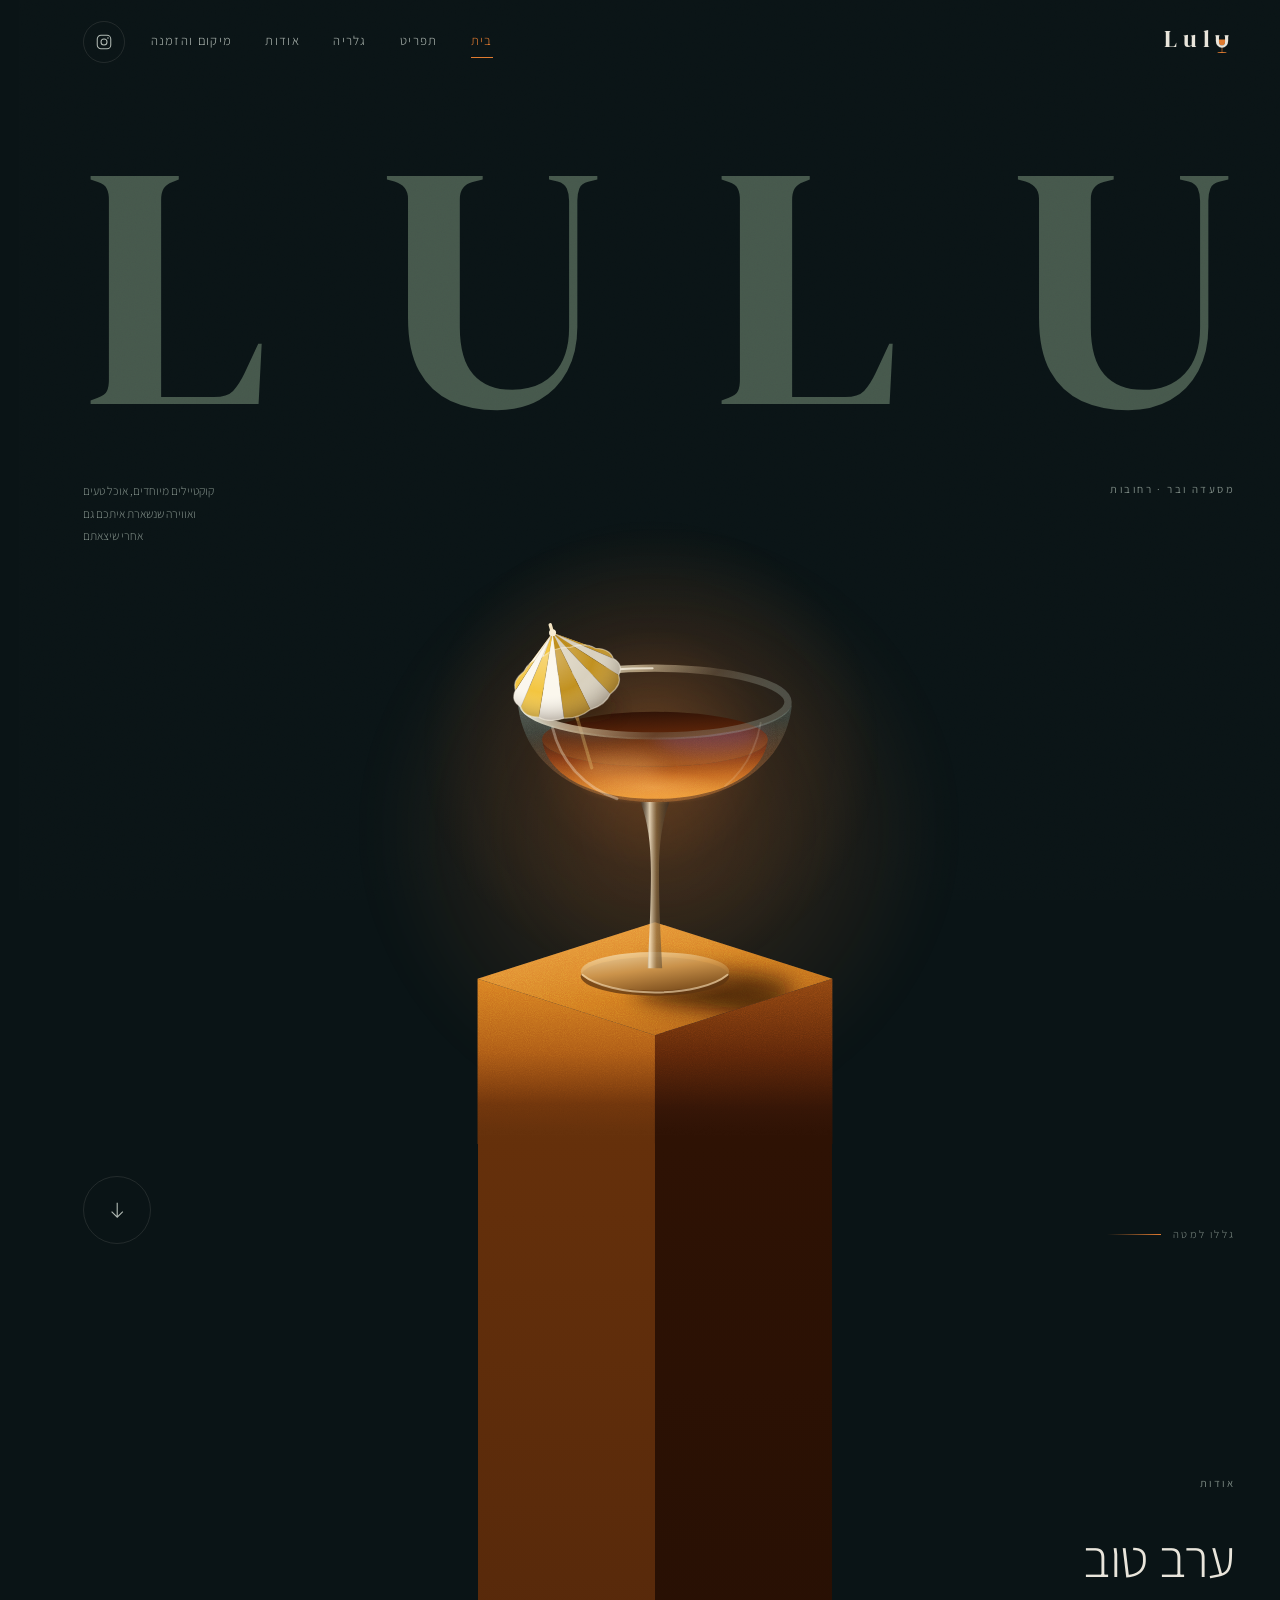
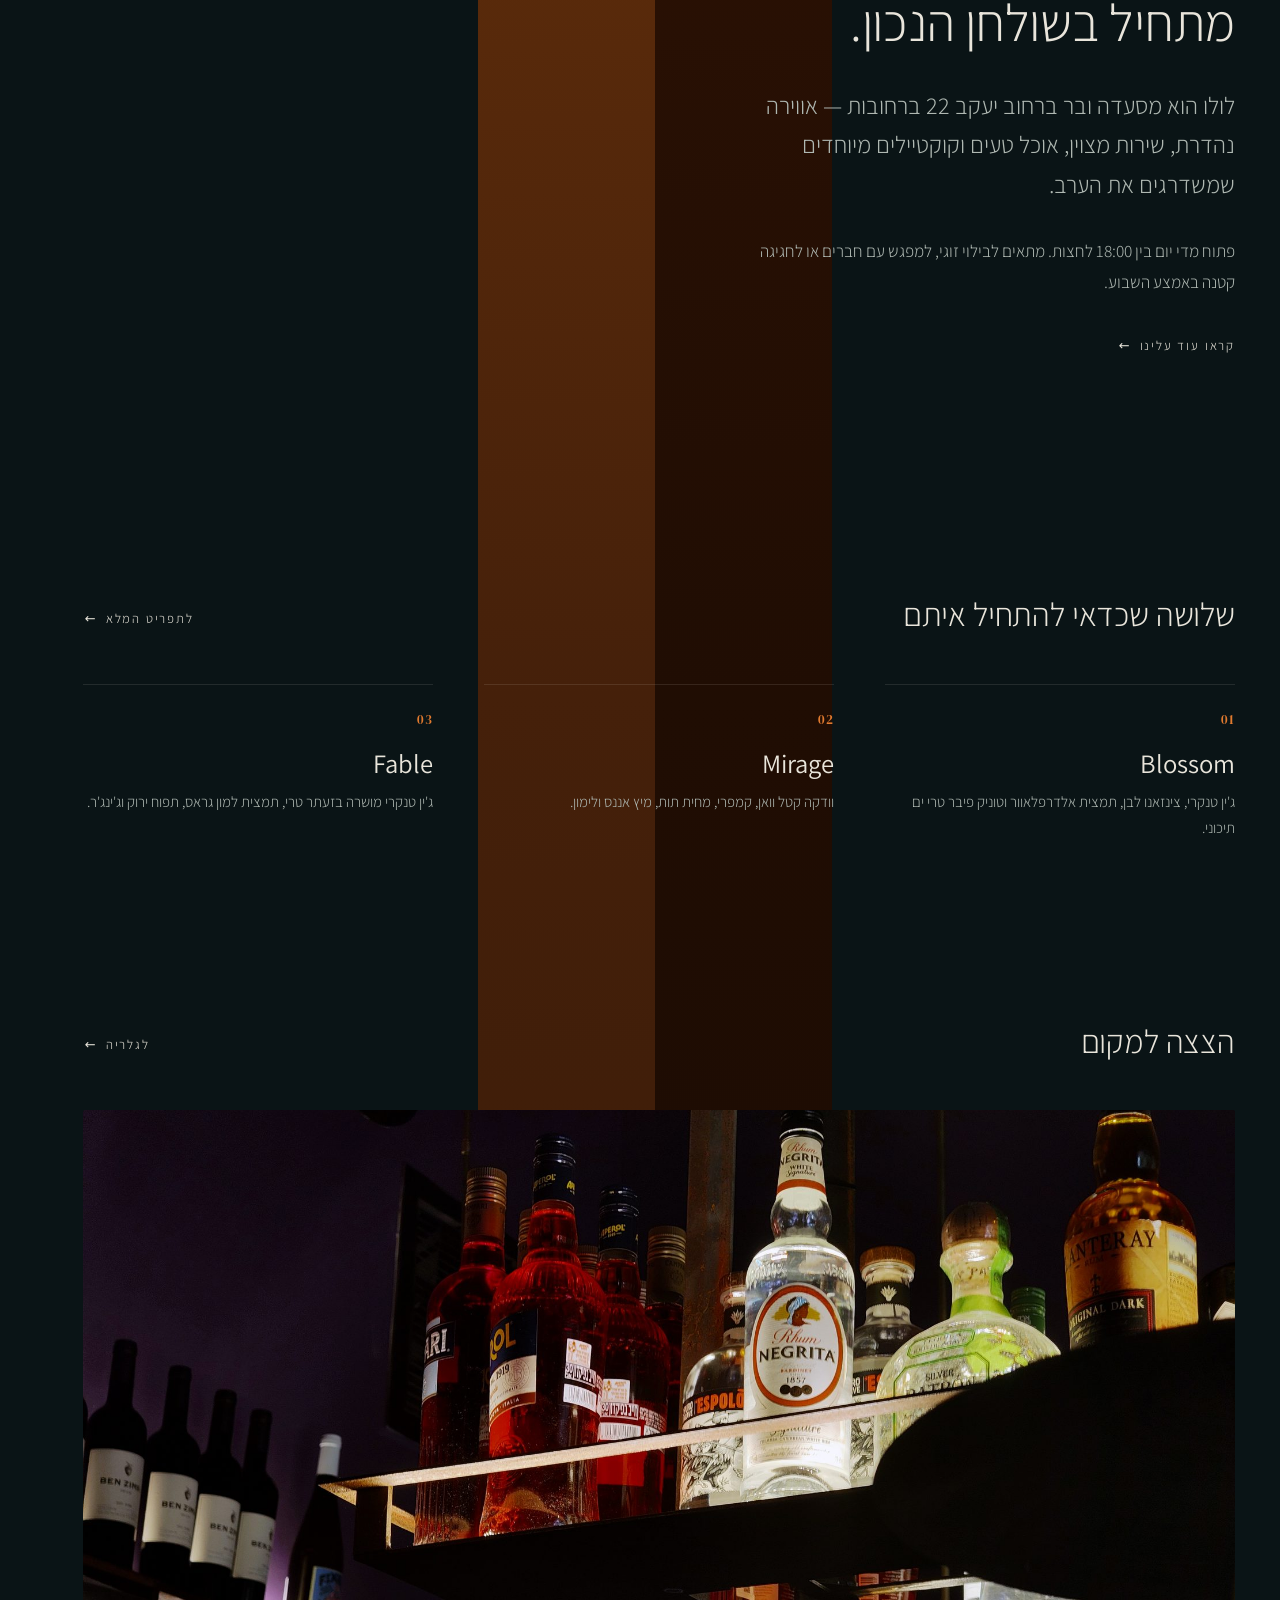
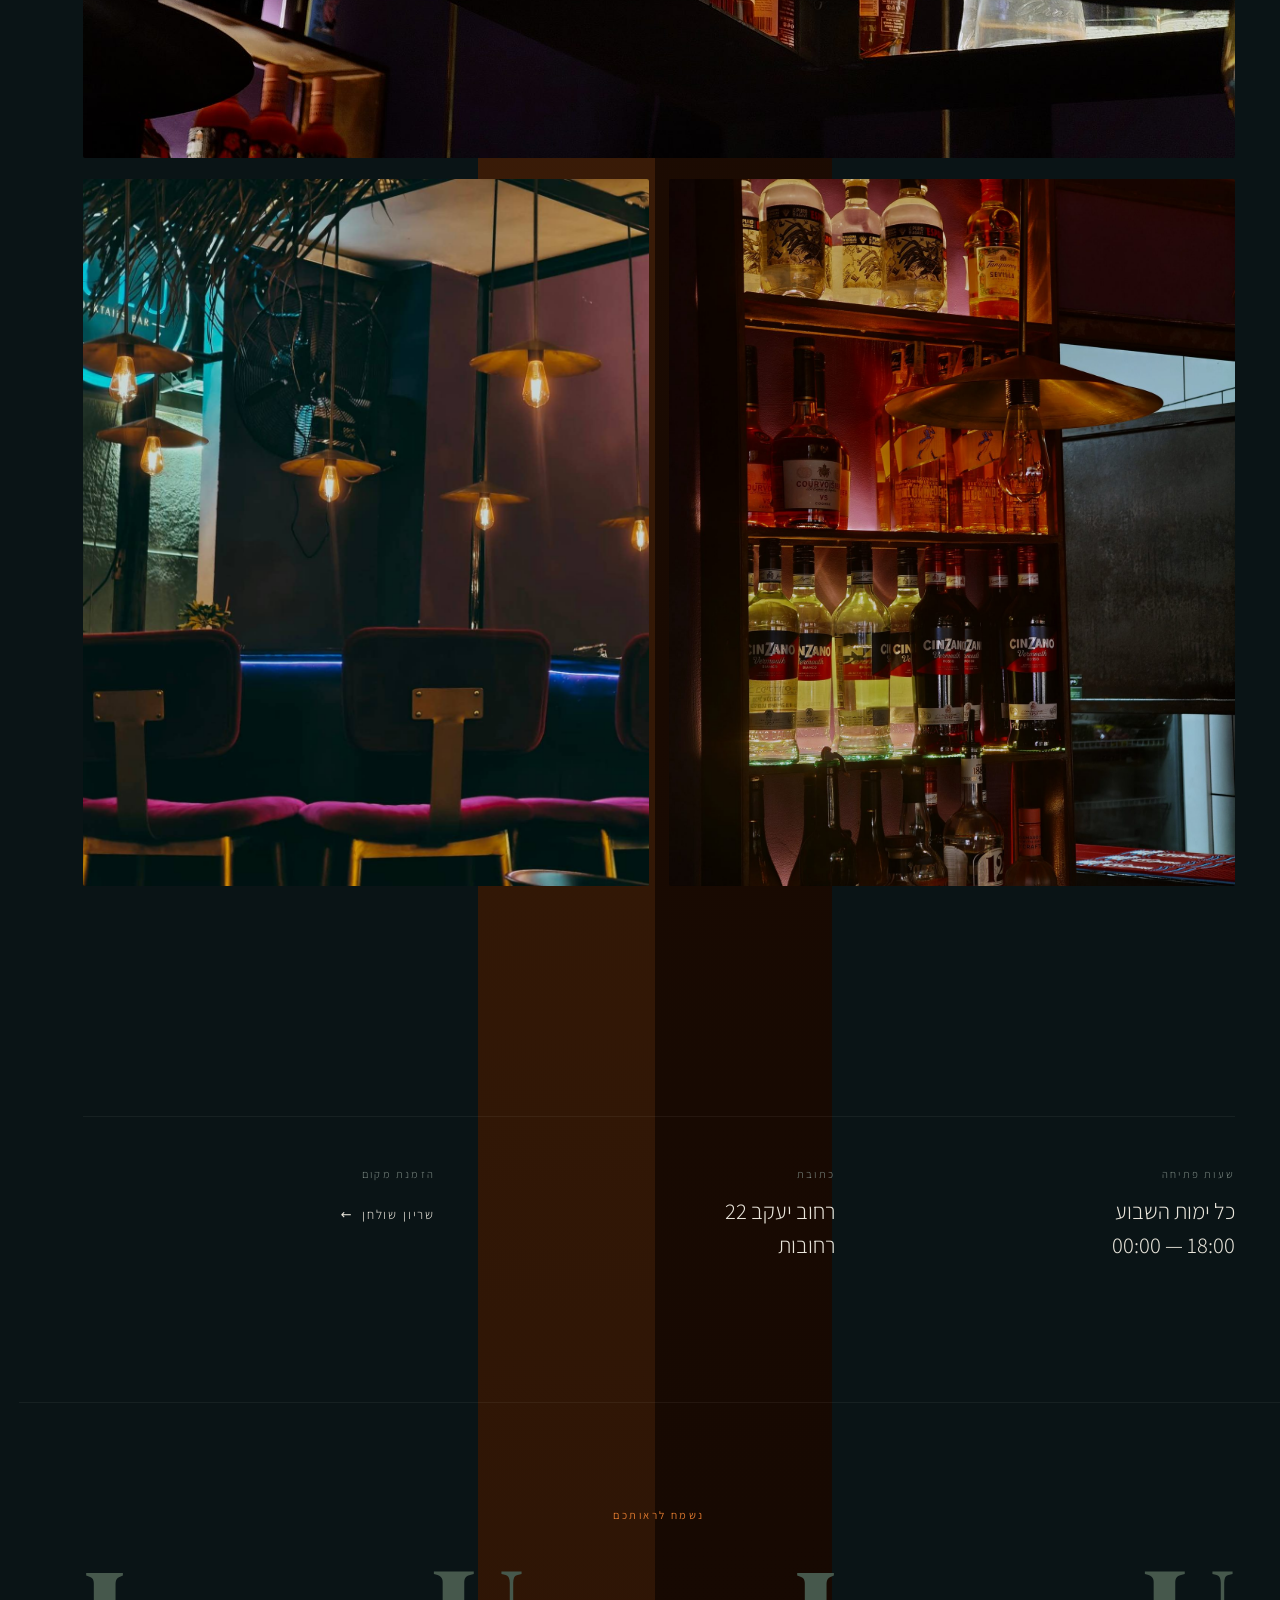
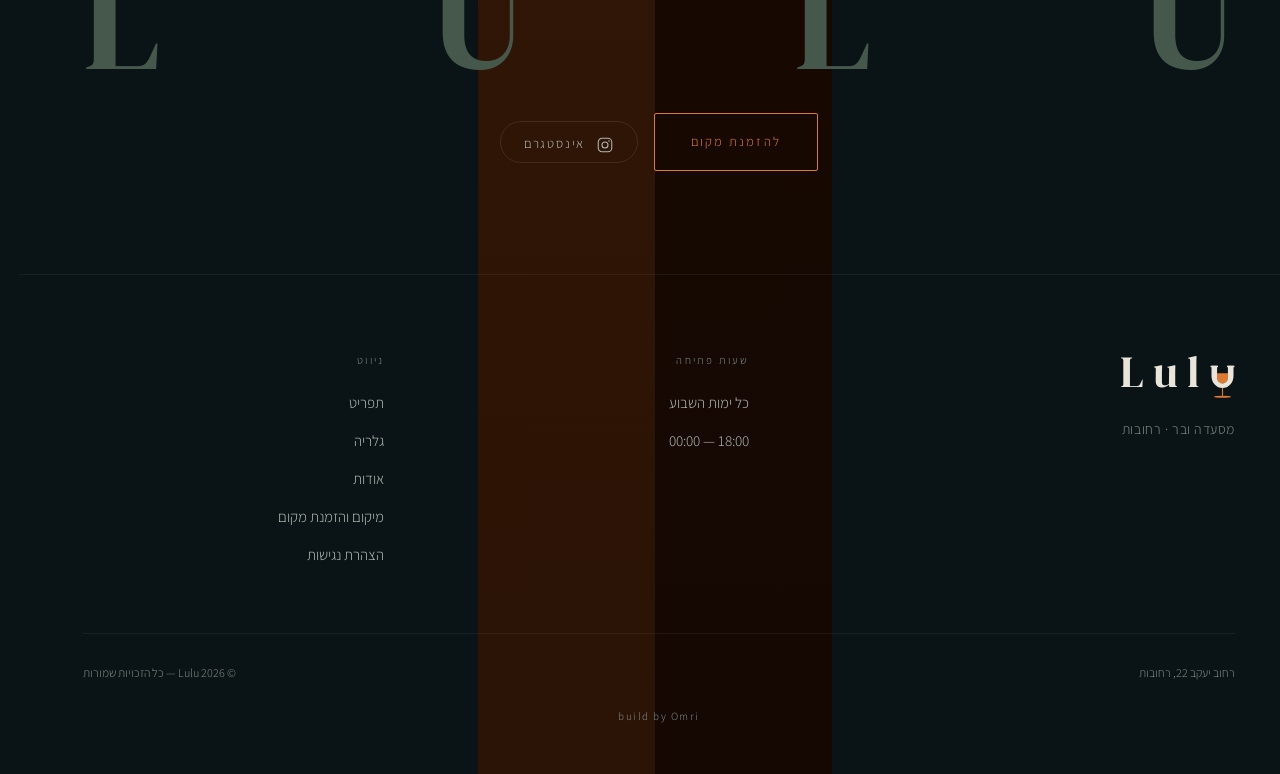
<file: index.html>
<!DOCTYPE html>
<html lang="he" dir="rtl">
<head>
<meta charset="UTF-8">
<meta name="viewport" content="width=device-width, initial-scale=1, viewport-fit=cover">
<title>Lulu — מסעדה ובר ברחובות</title>
<meta name="description" content="Lulu — מסעדה ובר ברחוב יעקב 22 ברחובות. קוקטיילים מיוחדים, אוכל טעים ואווירה נהדרת. פתוח כל יום בין 18:00 לחצות.">
<meta name="theme-color" content="#0a1416">
<meta name="color-scheme" content="dark">
<meta property="og:type" content="website">
<meta property="og:site_name" content="Lulu">
<meta property="og:locale" content="he_IL">
<meta property="og:title" content="Lulu — מסעדה ובר ברחובות">
<meta property="og:description" content="Lulu — מסעדה ובר ברחוב יעקב 22 ברחובות. קוקטיילים מיוחדים, אוכל טעים ואווירה נהדרת. פתוח כל יום בין 18:00 לחצות.">
<meta name="twitter:card" content="summary">

<link rel="preload" href="assets/fonts/DMSerifDisplay-Regular.woff2" as="font" type="font/woff2" crossorigin>
<link rel="preconnect" href="https://fonts.googleapis.com">
<link rel="preconnect" href="https://fonts.gstatic.com" crossorigin>
<link href="https://fonts.googleapis.com/css2?family=Assistant:wght@200;300;400;500;600&display=swap" rel="stylesheet">
<link rel="icon" href="assets/favicon.svg" type="image/svg+xml">
<link rel="stylesheet" href="assets/css/style.css">

<script>
  /* Enable reveal animations only if the site's JS actually runs.
     If main.js never confirms, drop the flag so nothing stays hidden. */
  (function () {
    var d = document.documentElement;
    if (window.matchMedia && window.matchMedia("(prefers-reduced-motion: reduce)").matches) return;
    d.classList.add("js");
    setTimeout(function () { if (!window.__luluReady) d.classList.remove("js"); }, 3000);
  })();
</script>
<script type="application/ld+json">
{
  "@context": "https://schema.org",
  "@type": "BarOrPub",
  "name": "Lulu",
  "description": "בר קוקטיילים אינטימי וקסום בלב רחובות, עם אווירה ביתית, חמימה ומיוחדת.",
  "servesCuisine": [
    "קוקטיילים",
    "אוכל"
  ],
  "address": {
    "@type": "PostalAddress",
    "streetAddress": "יעקב 22",
    "addressLocality": "רחובות",
    "addressCountry": "IL"
  },
  "openingHoursSpecification": [
    {
      "@type": "OpeningHoursSpecification",
      "dayOfWeek": [
        "Sunday",
        "Monday",
        "Tuesday",
        "Wednesday",
        "Thursday",
        "Friday",
        "Saturday"
      ],
      "opens": "18:00",
      "closes": "00:00"
    }
  ],
  "sameAs": [
    "https://www.instagram.com/lulu.cocktail.bar/"
  ]
}
</script>
</head>
<body>

<a class="skip-link" href="#main">דילוג לתוכן המרכזי</a>

<header class="nav" data-nav>
  <div class="nav__inner">
    <a class="brand" href="index.html">Lul<img class="brand__u" src="assets/brand-u.svg" alt="u" width="134" height="200"></a>

    <div class="nav__right">
      <nav class="nav__links" aria-label="ניווט ראשי">
        <a class="nav__link" href="index.html" aria-current="page">בית</a>
        <a class="nav__link" href="menu.html">תפריט</a>
        <a class="nav__link" href="gallery.html">גלריה</a>
        <a class="nav__link" href="about.html">אודות</a>
        <a class="nav__link" href="location.html">מיקום והזמנה</a>
      </nav>

      <!-- Instagram — deliberately inert until the account link is supplied -->
      <a class="ig-btn" href="https://www.instagram.com/lulu.cocktail.bar/" target="_blank" rel="noopener noreferrer" aria-label="אינסטגרם">
        <svg viewBox="0 0 24 24" fill="none" stroke="currentColor" stroke-width="1.4" aria-hidden="true">
          <rect x="3" y="3" width="18" height="18" rx="5"/>
          <circle cx="12" cy="12" r="4"/>
          <circle cx="17.3" cy="6.7" r="1.1" fill="currentColor" stroke="none"/>
        </svg>
      </a>

      <button class="nav__toggle" type="button" data-nav-toggle aria-label="פתיחת תפריט" aria-expanded="false">
        <span></span>
      </button>
    </div>
  </div>
</header>

<div class="mobile-menu" data-mobile-menu aria-hidden="true">
  <a href="index.html" aria-current="page">בית</a>
  <a href="menu.html">תפריט</a>
  <a href="gallery.html">גלריה</a>
  <a href="about.html">אודות</a>
  <a href="location.html">מיקום והזמנת מקום</a>
  <a class="ig-btn ig-btn--wide" href="https://www.instagram.com/lulu.cocktail.bar/" target="_blank" rel="noopener noreferrer">
    <svg viewBox="0 0 24 24" fill="none" stroke="currentColor" stroke-width="1.4" aria-hidden="true">
      <rect x="3" y="3" width="18" height="18" rx="5"/>
      <circle cx="12" cy="12" r="4"/>
      <circle cx="17.3" cy="6.7" r="1.1" fill="currentColor" stroke="none"/>
    </svg>
    אינסטגרם
  </a>
</div>

<!-- the block, carried on down the page behind the content -->
<div class="plinth" data-plinth aria-hidden="true"><span></span><span></span></div>

<main id="main">

  <!-- ============ hero ============ -->
  <section class="hero">
    <div class="wrap">
      <h1 class="visually-hidden">Lulu — מסעדה ובר ברחוב יעקב 22, רחובות</h1>

      <div class="wordmark" aria-hidden="true">
        <span>L</span><span>U</span><span>L</span><span>U</span>
      </div>

      <div class="hero__meta">
        <p class="eyebrow reveal reveal-d1">מסעדה ובר · רחובות</p>
        <span></span>
        <p class="hero__note reveal reveal-d2">
          קוקטיילים מיוחדים, אוכל טעים ואווירה שנשארת איתכם גם אחרי שיצאתם
        </p>
      </div>
    </div>

    <div class="wrap hero__stage">
      <div class="hero__glow" aria-hidden="true"></div>

      <!-- The coupe. Hand-drawn SVG: the reference is flat vector gradients,
           so this matches it far better than a lit 3D mesh — and it costs a
           few KB with no WebGL, no library and no per-frame render pass. -->
      <div class="hero__art reveal reveal-d2" aria-hidden="true">
        <div class="hero__art-lean" data-art>
          <svg viewBox="0 0 620 780" xmlns="http://www.w3.org/2000/svg" focusable="false">
            <defs>
              <radialGradient id="lu-glow" cx="50%" cy="50%" r="50%">
                <stop offset="0%" stop-color="#e07a2f" stop-opacity="0.34"/>
                <stop offset="52%" stop-color="#c25f22" stop-opacity="0.09"/>
                <stop offset="100%" stop-color="#e07a2f" stop-opacity="0"/>
              </radialGradient>
              <radialGradient id="lu-hot" cx="50%" cy="50%" r="50%">
                <stop offset="0%" stop-color="#ffb055" stop-opacity="0.75"/>
                <stop offset="100%" stop-color="#ff9a3c" stop-opacity="0"/>
              </radialGradient>

              <linearGradient id="lu-cube-top" x1="0.1" y1="0" x2="0.9" y2="1">
                <stop offset="0%" stop-color="#f0a044"/>
                <stop offset="55%" stop-color="#d1781f"/>
                <stop offset="100%" stop-color="#a85a17"/>
              </linearGradient>
              <!-- The tail of both faces flattens out, so the gradient arrives
                   at the join at roughly the same rate the CSS column leaves it.
                   A step in the rate of change creases the seam even when the
                   colours either side of it match exactly. -->
              <linearGradient id="lu-cube-left" x1="0" y1="0" x2="0" y2="1">
                <stop offset="0%" stop-color="#d97d22"/>
                <stop offset="44%" stop-color="#ac5a16"/>
                <stop offset="76%" stop-color="#6f350c"/>
                <stop offset="92%" stop-color="#66310b"/>
                <stop offset="100%" stop-color="#65300b"/>
              </linearGradient>
              <linearGradient id="lu-cube-right" x1="0" y1="0" x2="0" y2="1">
                <stop offset="0%" stop-color="#8a4411"/>
                <stop offset="46%" stop-color="#5c2609"/>
                <stop offset="78%" stop-color="#351506"/>
                <stop offset="92%" stop-color="#2f1204"/>
                <stop offset="100%" stop-color="#2e1204"/>
              </linearGradient>

              <!-- glass body: olive-dark where it meets the night, warm below -->
              <linearGradient id="lu-bowl-back" x1="0" y1="0" x2="0.15" y2="1">
                <stop offset="0%" stop-color="#39463c" stop-opacity="0.62"/>
                <stop offset="30%" stop-color="#2c3730" stop-opacity="0.55"/>
                <stop offset="62%" stop-color="#5c3316" stop-opacity="0.55"/>
                <stop offset="100%" stop-color="#8a4715" stop-opacity="0.6"/>
              </linearGradient>
              <linearGradient id="lu-bowl-front" x1="0" y1="0" x2="0.25" y2="1">
                <stop offset="0%" stop-color="#dcece7" stop-opacity="0.20"/>
                <stop offset="40%" stop-color="#a8c6c2" stop-opacity="0.07"/>
                <stop offset="100%" stop-color="#ffca86" stop-opacity="0.10"/>
              </linearGradient>

              <linearGradient id="lu-liquid" x1="0" y1="0" x2="0.1" y2="1">
                <stop offset="0%" stop-color="#3b1505"/>
                <stop offset="32%" stop-color="#7d2d08"/>
                <stop offset="68%" stop-color="#c25f16"/>
                <stop offset="100%" stop-color="#e8912e"/>
              </linearGradient>
              <linearGradient id="lu-surface" x1="0" y1="0" x2="0.15" y2="1">
                <stop offset="0%" stop-color="#281006"/>
                <stop offset="48%" stop-color="#5c2408"/>
                <stop offset="100%" stop-color="#9c4a14"/>
              </linearGradient>

              <linearGradient id="lu-rimband" x1="0" y1="0" x2="1" y2="0.25">
                <stop offset="0%" stop-color="#93a89c" stop-opacity="0.45"/>
                <stop offset="17%" stop-color="#eef3e6" stop-opacity="0.95"/>
                <stop offset="42%" stop-color="#d6c09a" stop-opacity="0.72"/>
                <stop offset="70%" stop-color="#6d5c48" stop-opacity="0.5"/>
                <stop offset="100%" stop-color="#a2b0a4" stop-opacity="0.32"/>
              </linearGradient>

              <linearGradient id="lu-stem" x1="0" y1="0" x2="1" y2="0">
                <stop offset="0%" stop-color="#33302a" stop-opacity="0.5"/>
                <stop offset="32%" stop-color="#f2e2c4" stop-opacity="0.88"/>
                <stop offset="56%" stop-color="#8a6a40" stop-opacity="0.72"/>
                <stop offset="100%" stop-color="#2e2b26" stop-opacity="0.5"/>
              </linearGradient>
              <linearGradient id="lu-foot" x1="0.1" y1="0" x2="0.6" y2="1">
                <stop offset="0%" stop-color="#f6dcac" stop-opacity="0.92"/>
                <stop offset="50%" stop-color="#d9a054" stop-opacity="0.85"/>
                <stop offset="100%" stop-color="#8a5a24" stop-opacity="0.8"/>
              </linearGradient>
              <!-- canopy form shading, lit from the upper left like the rest
                   of the scene -->
              <radialGradient id="lu-para-shade" cx="32%" cy="26%" r="82%">
                <stop offset="0%" stop-color="#fff6e4" stop-opacity="0.34"/>
                <stop offset="52%" stop-color="#ffffff" stop-opacity="0"/>
                <stop offset="100%" stop-color="#2a1706" stop-opacity="0.46"/>
              </radialGradient>
              <linearGradient id="lu-para-stick" x1="0" y1="0" x2="0.6" y2="1">
                <stop offset="0%" stop-color="#f6e7c4"/>
                <stop offset="55%" stop-color="#c9a469"/>
                <stop offset="100%" stop-color="#7d5220"/>
              </linearGradient>

              <filter id="lu-soft" x="-70%" y="-70%" width="240%" height="240%">
                <feGaussianBlur stdDeviation="18"/>
              </filter>
              <filter id="lu-shadow" x="-70%" y="-70%" width="240%" height="240%">
                <feGaussianBlur stdDeviation="13"/>
              </filter>
              <filter id="lu-sheen" x="-70%" y="-70%" width="240%" height="240%">
                <feGaussianBlur stdDeviation="11"/>
              </filter>
              <filter id="lu-grain" x="0" y="0" width="100%" height="100%">
                <feTurbulence type="fractalNoise" baseFrequency="0.85" numOctaves="4" stitchTiles="stitch"/>
                <feColorMatrix type="saturate" values="0"/>
              </filter>

              <!-- The grain lightens the block (overlay blend). The CSS column
                   below the artwork cannot reproduce it, so it fades out before
                   the join, leaving the two to meet on flat gradient alone. -->
              <linearGradient id="lu-grain-fade" x1="0" y1="645" x2="0" y2="772"
                              gradientUnits="userSpaceOnUse">
                <stop offset="0%" stop-color="#fff"/>
                <stop offset="100%" stop-color="#000"/>
              </linearGradient>
              <mask id="lu-grain-mask">
                <rect x="70" y="495" width="470" height="295" fill="url(#lu-grain-fade)"/>
              </mask>

              <clipPath id="lu-cube-clip">
                <path d="M305,505 L525,575 L305,645 L85,575 Z
                         M85,575 L305,645 L305,780 L85,780 Z
                         M305,645 L525,575 L525,780 L305,780 Z"/>
              </clipPath>
              <clipPath id="lu-top-clip">
                <path d="M305,505 L525,575 L305,645 L85,575 Z"/>
              </clipPath>
              <clipPath id="lu-bowl-clip">
                <path d="M135,232 C140,306 208,356 305,356 C402,356 470,306 475,232
                         A170,44 0 0,1 135,232 Z"/>
              </clipPath>
            </defs>

            <!-- night glow behind the drink -->
            <circle cx="300" cy="290" r="285" fill="url(#lu-glow)"/>

            <!-- plinth -->
            <path d="M305,505 L525,575 L305,645 L85,575 Z" fill="url(#lu-cube-top)"/>
            <path d="M85,575 L305,645 L305,780 L85,780 Z" fill="url(#lu-cube-left)"/>
            <path d="M305,645 L525,575 L525,780 L305,780 Z" fill="url(#lu-cube-right)"/>
            <g clip-path="url(#lu-cube-clip)" mask="url(#lu-grain-mask)"
               style="mix-blend-mode:overlay" opacity="0.4">
              <rect x="70" y="495" width="470" height="295" filter="url(#lu-grain)"/>
            </g>

            <!-- the glass throws a long shadow across the lit top face -->
            <g clip-path="url(#lu-top-clip)" opacity="0.72">
              <path d="M298,556 L474,596 L452,626 L290,584 Z" fill="#250e03" filter="url(#lu-shadow)"/>
              <ellipse cx="378" cy="588" rx="96" ry="23" fill="#280f03" opacity="0.8" filter="url(#lu-shadow)"/>
            </g>

            <!-- warm pool the drink casts onto the block -->
            <ellipse cx="305" cy="570" rx="120" ry="34" fill="url(#lu-hot)" opacity="0.5"/>

            <!-- foot -->
            <ellipse cx="305" cy="572" rx="92" ry="24" fill="#5d3410" opacity="0.75"/>
            <ellipse cx="305" cy="566" rx="92" ry="24" fill="url(#lu-foot)"/>
            <path d="M215,570 C232,584 266,592 305,592 C344,592 378,584 395,570"
                  fill="none" stroke="#ffe7bc" stroke-opacity="0.6" stroke-width="2.4" stroke-linecap="round"/>

            <!-- stem, flaring into the bowl -->
            <path d="M287,356 C296,380 300,406 300,444 C300,494 297,538 296,562
                     L314,562 C313,538 310,494 310,444 C310,406 314,380 323,356 Z"
                  fill="url(#lu-stem)"/>

            <!-- glass body behind the drink -->
            <path d="M135,232 C140,306 208,356 305,356 C402,356 470,306 475,232
                     A170,44 0 0,1 135,232 Z" fill="url(#lu-bowl-back)"/>

            <!-- the drink, sitting well below the rim -->
            <path d="M165,278 C170,322 224,352 305,352 C386,352 440,322 445,278
                     A140,34 0 0,1 165,278 Z" fill="url(#lu-liquid)"/>
            <ellipse cx="305" cy="278" rx="140" ry="34" fill="url(#lu-surface)"/>
            <ellipse cx="303" cy="338" rx="92" ry="21" fill="url(#lu-hot)" opacity="0.6"/>

            <!-- The parasol's stick where it is INSIDE the glass. It has to be
                 drawn here, before the front wall and the rim, so both wash
                 over it — drawn with the canopy it sits on top of the glass
                 and the whole parasol reads as a sticker on the artwork. -->
          <g id="lu-parasol-stick">
            <path d="M207.2,246.6 L209.1,253.3" stroke="url(#lu-para-stick)" stroke-width="4.2"
                  stroke-linecap="round" fill="none" opacity="0.92"/>
            <!-- past the surface it is seen through the drink: dimmer, warmer -->
            <path d="M209.1,253.3 L226.6,313.4" stroke="#d9ae62" stroke-width="4"
                  stroke-linecap="round" fill="none" opacity="0.4"/>
          </g>

            <!-- iridescence: the reference has real colour in the glass -->
            <g clip-path="url(#lu-bowl-clip)">
              <ellipse cx="372" cy="272" rx="66" ry="22" fill="#7c4a8c" opacity="0.34" filter="url(#lu-sheen)"/>
              <ellipse cx="228" cy="252" rx="58" ry="19" fill="#3f7276" opacity="0.30" filter="url(#lu-sheen)"/>
              <ellipse cx="262" cy="316" rx="52" ry="16" fill="#ffb765" opacity="0.28" filter="url(#lu-sheen)"/>
            </g>

            <!-- glass in front of the drink -->
            <path d="M135,232 C140,306 208,356 305,356 C402,356 470,306 475,232
                     A170,44 0 0,1 135,232 Z" fill="url(#lu-bowl-front)"/>

            <!-- the rim: a thick band of glass, lit from the left -->
            <ellipse cx="305" cy="232" rx="165" ry="42" fill="none"
                     stroke="url(#lu-rimband)" stroke-width="9"/>
            <path d="M152,214 C176,198 236,190 302,190"
                  fill="none" stroke="#fdf6e6" stroke-opacity="0.75" stroke-width="2.6" stroke-linecap="round"/>

            <!-- speculars down the bowl -->
            <path d="M178,264 C188,306 218,338 258,352"
                  fill="none" stroke="#f8eeda" stroke-opacity="0.34" stroke-width="3.4" stroke-linecap="round"/>
            <path d="M436,258 C430,292 414,318 392,336"
                  fill="none" stroke="#f8eeda" stroke-opacity="0.14" stroke-width="2.4" stroke-linecap="round"/>

            <!-- paper parasol resting on the rim: a cool, printed-paper note
                 against the warm drink. The panels run from a raised apex down
                 to a squashed ellipse, so it reads as a shallow cone rather
                 than a flat disc. The coordinates are generated from that one
                 ellipse, which is why every seam meets its own scallop. -->
          <g id="lu-parasol">
            <ellipse cx="210.1" cy="238" rx="48" ry="13" fill="#2a1204" opacity="0.45"
                     filter="url(#lu-sheen)"/>

            <!-- The stick goes down BEFORE the panels: only the length above the
                 apex should be visible here, and the canopy has to paint over
                 the rest. Drawn after, it smears a line across the canopy. -->
            <path d="M175.1,136.1 L208.2,250.1" stroke="url(#lu-para-stick)"
                  stroke-width="4.2" stroke-linecap="round" fill="none"/>

            <g>
              <path d="M178,146 L167.2,174.7 Q181.5,163.3 199.7,164.1 Z" fill="#f3c53f"/>
              <path d="M178,146 L199.7,164.1 Q218.6,157.8 231.2,165.3 Z" fill="#d8d0bd"/>
              <path d="M178,146 L231.2,165.3 Q249.6,165.8 253.3,178 Z" fill="#c1901f"/>
              <path d="M178,146 L253.3,178 Q266.3,185.2 260,198.6 Z" fill="#d8d0bd"/>
              <path d="M178,146 L260,198.6 Q264.2,210.6 249.6,221.8 Z" fill="#c1901f"/>
              <path d="M178,146 L249.6,221.8 Q243.7,235.3 224.8,241.3 Z" fill="#d8d0bd"/>
              <path d="M178,146 L224.8,241.3 Q210.5,252.7 192.3,251.9 Z" fill="#c1901f"/>
              <path d="M178,146 L192.3,251.9 Q173.4,258.2 160.8,250.7 Z" fill="#fbf7ed"/>
              <path d="M178,146 L160.8,250.7 Q142.4,250.2 138.7,238 Z" fill="#f3c53f"/>
              <path d="M178,146 L138.7,238 Q125.7,230.8 132,217.4 Z" fill="#fbf7ed"/>
              <path d="M178,146 L132,217.4 Q127.8,205.4 142.4,194.2 Z" fill="#f3c53f"/>
              <path d="M178,146 L142.4,194.2 Q148.3,180.7 167.2,174.7 Z" fill="#fbf7ed"/>
            </g>

            <path d="M178,146 L167.2,174.7 M178,146 L199.7,164.1 M178,146 L231.2,165.3 M178,146
                     L253.3,178 M178,146 L260,198.6 M178,146 L249.6,221.8 M178,146 L224.8,241.3
                     M178,146 L192.3,251.9 M178,146 L160.8,250.7 M178,146 L138.7,238 M178,146
                     L132,217.4 M178,146 L142.4,194.2"
                  fill="none" stroke="#7a5411" stroke-opacity="0.17" stroke-width="1.1"/>

            <path d="M178,146 L167.2,174.7 Q181.5,163.3 199.7,164.1 Z M178,146 L199.7,164.1
                     Q218.6,157.8 231.2,165.3 Z M178,146 L231.2,165.3 Q249.6,165.8 253.3,178 Z
                     M178,146 L253.3,178 Q266.3,185.2 260,198.6 Z M178,146 L260,198.6
                     Q264.2,210.6 249.6,221.8 Z M178,146 L249.6,221.8 Q243.7,235.3 224.8,241.3
                     Z M178,146 L224.8,241.3 Q210.5,252.7 192.3,251.9 Z M178,146 L192.3,251.9
                     Q173.4,258.2 160.8,250.7 Z M178,146 L160.8,250.7 Q142.4,250.2 138.7,238 Z
                     M178,146 L138.7,238 Q125.7,230.8 132,217.4 Z M178,146 L132,217.4
                     Q127.8,205.4 142.4,194.2 Z M178,146 L142.4,194.2 Q148.3,180.7 167.2,174.7
                     Z"
                  fill="url(#lu-para-shade)"/>
            <path d="M167.2,174.7 Q181.5,163.3 199.7,164.1 Q218.6,157.8 231.2,165.3
                     Q249.6,165.8 253.3,178 Q266.3,185.2 260,198.6 Q264.2,210.6 249.6,221.8
                     Q243.7,235.3 224.8,241.3 Q210.5,252.7 192.3,251.9 Q173.4,258.2 160.8,250.7
                     Q142.4,250.2 138.7,238 Q125.7,230.8 132,217.4 Q127.8,205.4 142.4,194.2
                     Q148.3,180.7 167.2,174.7 Z"
                  fill="none" stroke="#fdf6e6" stroke-opacity="0.45" stroke-width="1.6"/>

            <!-- pale cap where the stick comes through the top -->
            <circle cx="178" cy="146" r="4.4" fill="#f7ecd2"/>
          </g>


            <!-- a whisper of grain over the whole drawing -->
            <g clip-path="url(#lu-bowl-clip)" style="mix-blend-mode:overlay" opacity="0.16">
              <rect x="130" y="180" width="360" height="190" filter="url(#lu-grain)"/>
            </g>

        </div>
      </div>
    </div>

    <div class="wrap hero__foot">
      <p class="scroll-hint reveal reveal-d3">גללו למטה</p>
      <a class="circle-btn reveal reveal-d3" href="#intro" aria-label="המשך לתוכן">
        <svg viewBox="0 0 24 24" fill="none" stroke="currentColor" stroke-width="1.2" aria-hidden="true">
          <path d="M12 4v15M6 13.5l6 6 6-6"/>
        </svg>
      </a>
    </div>
  </section>

  <!-- ============ intro ============ -->
  <section class="section" id="intro">
    <div class="wrap">
      <div class="stack stack--measure">
        <p class="eyebrow reveal">אודות</p>
        <h2 class="h-serif reveal reveal-d1">ערב טוב<br>מתחיל בשולחן הנכון.</h2>
        <p class="lede reveal reveal-d2">
          לולו הוא מסעדה ובר ברחוב יעקב 22 ברחובות — אווירה נהדרת, שירות מצוין,
          אוכל טעים וקוקטיילים מיוחדים שמשדרגים את הערב.
        </p>
        <p class="reveal reveal-d2 dim">
          פתוח מדי יום בין 18:00 לחצות. מתאים לבילוי זוגי, למפגש עם חברים
          או לחגיגה קטנה באמצע השבוע.
        </p>
        <p class="reveal reveal-d3">
          <a class="link" href="about.html">קראו עוד עלינו <span class="arw" aria-hidden="true">→</span></a>
        </p>
      </div>
    </div>
  </section>

  <!-- ============ signature ============ -->
  <section class="section section--tight">
    <div class="wrap">
      <div class="page-head__row">
        <h2 class="h-serif h-serif--sm reveal">שלושה שכדאי להתחיל איתם</h2>
        <p class="reveal reveal-d1">
          <a class="link" href="menu.html">לתפריט המלא <span class="arw" aria-hidden="true">→</span></a>
        </p>
      </div>

      <div class="sig">
        <article class="sig__item reveal">
          <span class="sig__num">01</span>
          <h3 class="sig__name">Blossom</h3>
          <p class="sig__desc">ג'ין טנקרי, צינזאנו לבן, תמצית אלדרפלאוור וטוניק פיבר טרי ים תיכוני.</p>
        </article>

        <article class="sig__item reveal reveal-d1">
          <span class="sig__num">02</span>
          <h3 class="sig__name">Mirage</h3>
          <p class="sig__desc">וודקה קטל וואן, קמפרי, מחית תות, מיץ אננס ולימון.</p>
        </article>

        <article class="sig__item reveal reveal-d2">
          <span class="sig__num">03</span>
          <h3 class="sig__name">Fable</h3>
          <p class="sig__desc">ג'ין טנקרי מושרה בזעתר טרי, תמצית למון גראס, תפוח ירוק וג'ינג'ר.</p>
        </article>
      </div>
    </div>
  </section>

  <!-- ============ gallery strip ============ -->
  <section class="section section--tight">
    <div class="wrap">
      <div class="page-head__row">
        <h2 class="h-serif h-serif--sm reveal">הצצה למקום</h2>
        <p class="reveal reveal-d1">
          <a class="link" href="gallery.html">לגלריה <span class="arw" aria-hidden="true">→</span></a>
        </p>
      </div>

      <div class="grid-gal">
        <a class="tile tile--link tile--banner reveal" href="gallery.html">
          <img src="photos/bar-02.jpg" alt="מדפי הבר של לולו בשעת ערב" width="2000" height="1500" loading="lazy" decoding="async">
        </a>
        <a class="tile tile--link tile--p3 reveal reveal-d1" href="gallery.html">
          <img src="photos/bar-01.jpg" alt="מדף הבקבוקים מואר באור חם" width="1500" height="2000" loading="lazy" decoding="async">
        </a>
        <a class="tile tile--link tile--p3 reveal reveal-d2" href="gallery.html">
          <img src="photos/bar-04.jpg" alt="מושבי בר קטיפה ונברשות נורות תחת השלט של לולו" width="2000" height="1500" loading="lazy" decoding="async" style="object-position: 8% 50%">
        </a>
      </div>
    </div>
  </section>

  <!-- ============ visit ============ -->
  <section class="section">
    <div class="wrap">
      <div class="facts">
        <div class="reveal">
          <p class="fact__k">שעות פתיחה</p>
          <p class="fact__v">כל ימות השבוע<br>18:00 — 00:00</p>
        </div>
        <div class="reveal reveal-d1">
          <p class="fact__k">כתובת</p>
          <p class="fact__v">רחוב יעקב 22<br>רחובות</p>
        </div>
        <div class="reveal reveal-d2">
          <p class="fact__k">הזמנת מקום</p>
          <p class="fact__v">
            <a class="link" href="location.html">שריון שולחן <span class="arw" aria-hidden="true">→</span></a>
          </p>
        </div>
      </div>
    </div>
  </section>

  <!-- ============ band ============ -->
  <section class="band">
    <div class="wrap">
      <p class="eyebrow eyebrow--amber reveal">נשמח לראותכם</p>
      <div class="wordmark wordmark--sm reveal reveal-d1" aria-hidden="true">
        <span>L</span><span>U</span><span>L</span><span>U</span>
      </div>
      <div class="band__actions reveal reveal-d2">
        <a class="btn" href="location.html">להזמנת מקום</a>
        <a class="ig-btn ig-btn--wide" href="https://www.instagram.com/lulu.cocktail.bar/" target="_blank" rel="noopener noreferrer">
          <svg viewBox="0 0 24 24" fill="none" stroke="currentColor" stroke-width="1.4" aria-hidden="true">
            <rect x="3" y="3" width="18" height="18" rx="5"/>
            <circle cx="12" cy="12" r="4"/>
            <circle cx="17.3" cy="6.7" r="1.1" fill="currentColor" stroke="none"/>
          </svg>
          אינסטגרם
        </a>
      </div>
    </div>
  </section>

</main>

<footer class="footer">
  <div class="wrap">
    <div class="footer__grid">
      <div>
        <div class="footer__brand">Lul<img class="footer__brand-u" src="assets/brand-u.svg" alt="u" width="134" height="200"></div>
        <p class="footer__tag">מסעדה ובר · רחובות</p>
      </div>

      <div>
        <p class="footer__k">שעות פתיחה</p>
        <ul class="footer__list">
          <li><span>כל ימות השבוע</span></li>
          <li><span>18:00 — 00:00</span></li>
        </ul>
      </div>

      <div>
        <p class="footer__k">ניווט</p>
        <ul class="footer__list">
          <li><a href="menu.html">תפריט</a></li>
          <li><a href="gallery.html">גלריה</a></li>
          <li><a href="about.html">אודות</a></li>
          <li><a href="location.html">מיקום והזמנת מקום</a></li>
          <li><a href="accessibility.html">הצהרת נגישות</a></li>
        </ul>
      </div>
    </div>

    <div class="footer__bottom">
      <span>רחוב יעקב 22, רחובות</span>
      <span>© 2026 Lulu — כל הזכויות שמורות</span>
    </div>
    <p class="footer__credit">build by Omri</p>
  </div>
</footer>

<script src="assets/js/main.js"></script>

</body>
</html>
</file>
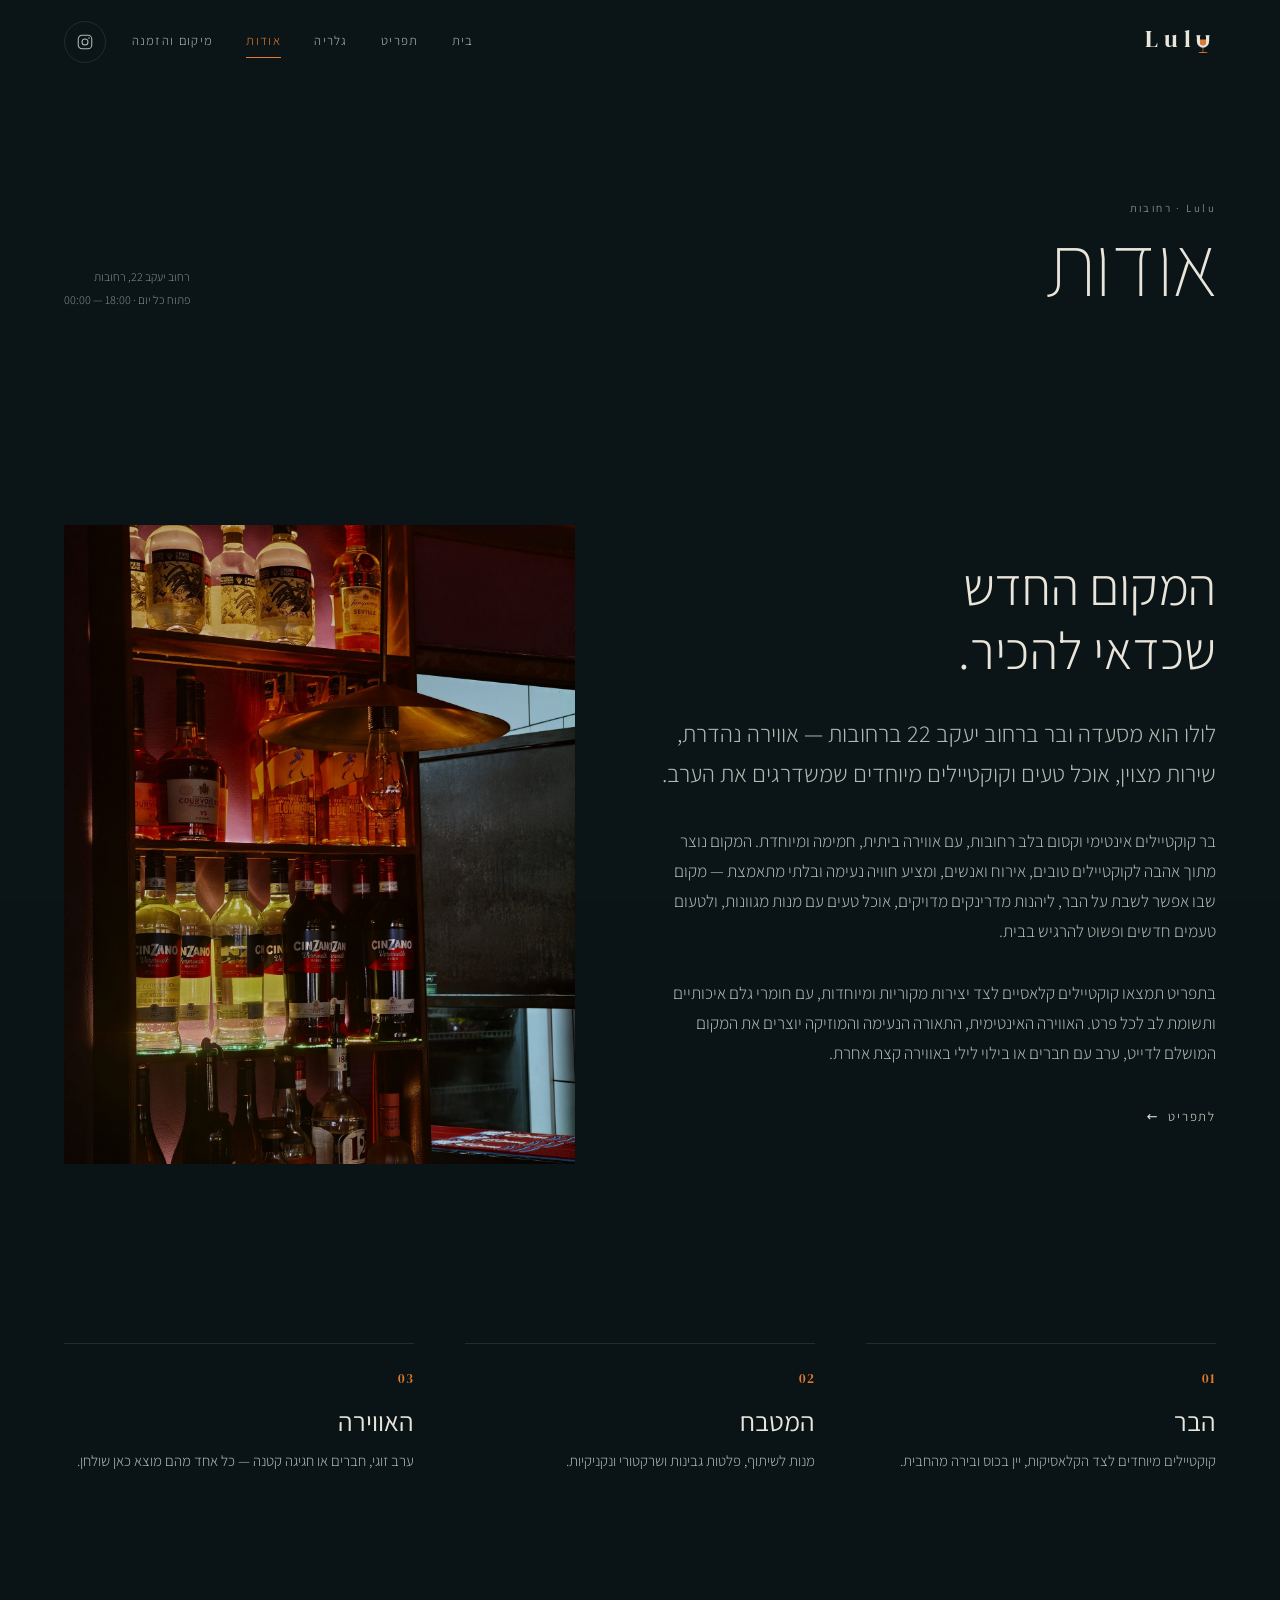
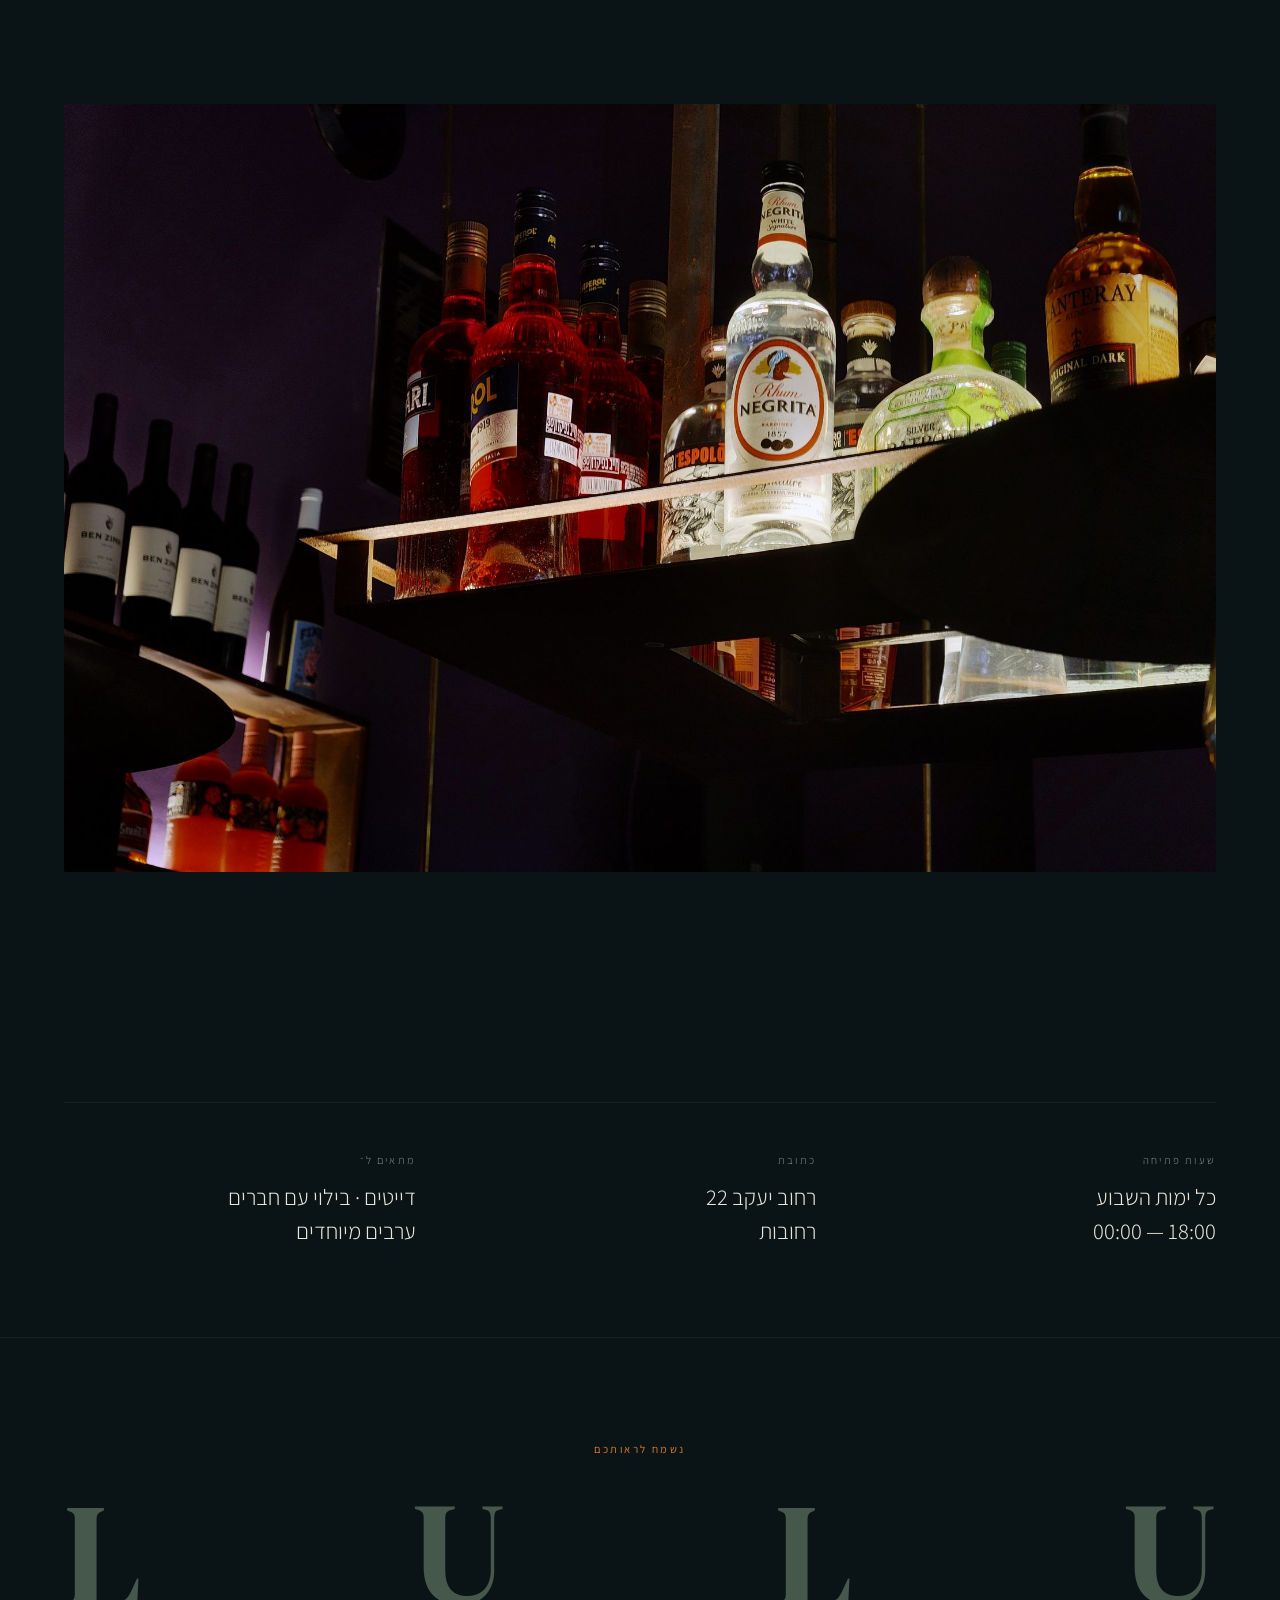
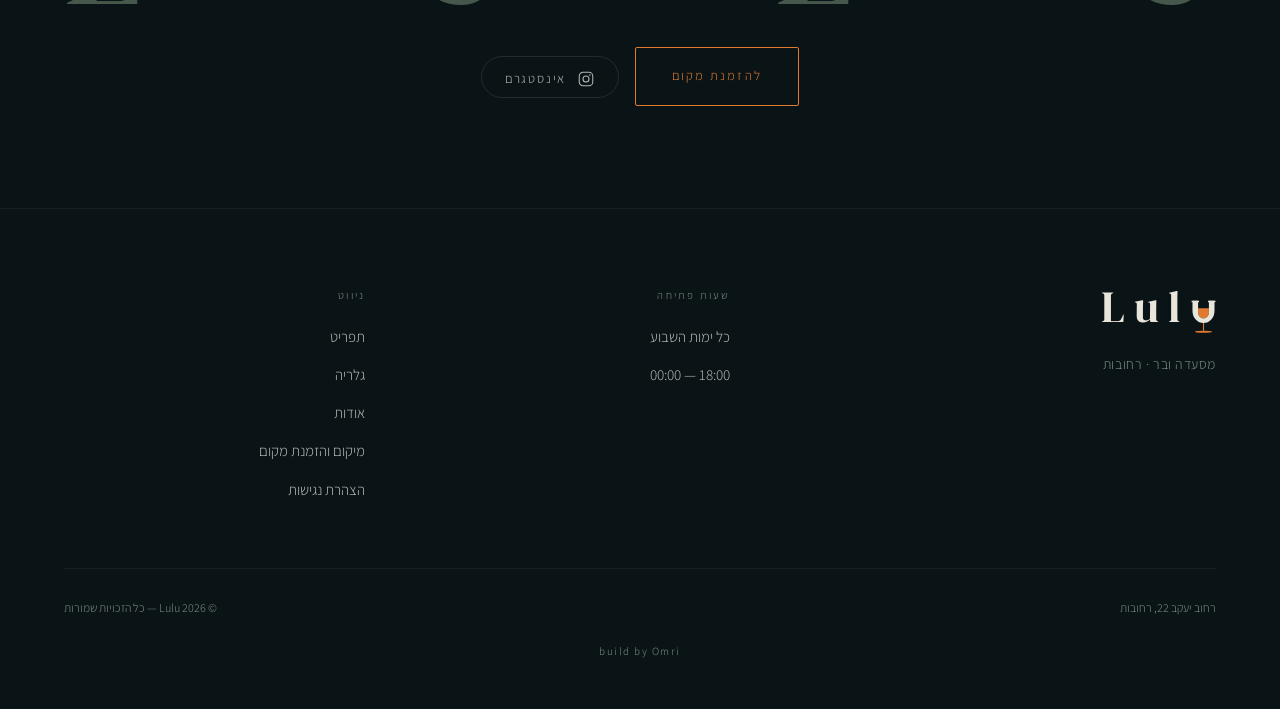
<file: about.html>
<!DOCTYPE html>
<html lang="he" dir="rtl">
<head>
<meta charset="UTF-8">
<meta name="viewport" content="width=device-width, initial-scale=1, viewport-fit=cover">
<title>אודות — Lulu</title>
<meta name="description" content="על Lulu — מסעדה ובר ברחוב יעקב 22 ברחובות. פתוח כל יום בין 18:00 לחצות.">
<meta name="theme-color" content="#0a1416">
<meta name="color-scheme" content="dark">
<meta property="og:type" content="website">
<meta property="og:site_name" content="Lulu">
<meta property="og:locale" content="he_IL">
<meta property="og:title" content="אודות — Lulu">
<meta property="og:description" content="על Lulu — מסעדה ובר ברחוב יעקב 22 ברחובות. פתוח כל יום בין 18:00 לחצות.">
<meta name="twitter:card" content="summary">

<link rel="preload" href="assets/fonts/DMSerifDisplay-Regular.woff2" as="font" type="font/woff2" crossorigin>
<link rel="preconnect" href="https://fonts.googleapis.com">
<link rel="preconnect" href="https://fonts.gstatic.com" crossorigin>
<link href="https://fonts.googleapis.com/css2?family=Assistant:wght@200;300;400;500;600&display=swap" rel="stylesheet">
<link rel="icon" href="assets/favicon.svg" type="image/svg+xml">
<link rel="stylesheet" href="assets/css/style.css">

<script>
  (function () {
    var d = document.documentElement;
    if (window.matchMedia && window.matchMedia("(prefers-reduced-motion: reduce)").matches) return;
    d.classList.add("js");
    setTimeout(function () { if (!window.__luluReady) d.classList.remove("js"); }, 3000);
  })();
</script>
</head>
<body>

<a class="skip-link" href="#main">דילוג לתוכן המרכזי</a>

<header class="nav" data-nav>
  <div class="nav__inner">
    <a class="brand" href="index.html">Lul<img class="brand__u" src="assets/brand-u.svg" alt="u" width="134" height="200"></a>
    <div class="nav__right">
      <nav class="nav__links" aria-label="ניווט ראשי">
        <a class="nav__link" href="index.html">בית</a>
        <a class="nav__link" href="menu.html">תפריט</a>
        <a class="nav__link" href="gallery.html">גלריה</a>
        <a class="nav__link" href="about.html" aria-current="page">אודות</a>
        <a class="nav__link" href="location.html">מיקום והזמנה</a>
      </nav>
      <a class="ig-btn" href="https://www.instagram.com/lulu.cocktail.bar/" target="_blank" rel="noopener noreferrer" aria-label="אינסטגרם">
        <svg viewBox="0 0 24 24" fill="none" stroke="currentColor" stroke-width="1.4" aria-hidden="true">
          <rect x="3" y="3" width="18" height="18" rx="5"/><circle cx="12" cy="12" r="4"/>
          <circle cx="17.3" cy="6.7" r="1.1" fill="currentColor" stroke="none"/>
        </svg>
      </a>
      <button class="nav__toggle" type="button" data-nav-toggle aria-label="פתיחת תפריט" aria-expanded="false">
        <span></span>
      </button>
    </div>
  </div>
</header>

<div class="mobile-menu" data-mobile-menu aria-hidden="true">
  <a href="index.html">בית</a>
  <a href="menu.html">תפריט</a>
  <a href="gallery.html">גלריה</a>
  <a href="about.html" aria-current="page">אודות</a>
  <a href="location.html">מיקום והזמנת מקום</a>
  <a class="ig-btn ig-btn--wide" href="https://www.instagram.com/lulu.cocktail.bar/" target="_blank" rel="noopener noreferrer">
    <svg viewBox="0 0 24 24" fill="none" stroke="currentColor" stroke-width="1.4" aria-hidden="true">
      <rect x="3" y="3" width="18" height="18" rx="5"/><circle cx="12" cy="12" r="4"/>
      <circle cx="17.3" cy="6.7" r="1.1" fill="currentColor" stroke="none"/>
    </svg>
    אינסטגרם
  </a>
</div>

<main id="main">

  <section class="page-head">
    <div class="wrap">
      <div class="page-head__row">
        <div>
          <p class="eyebrow reveal">Lulu · רחובות</p>
          <h1 class="page-title reveal reveal-d1">אודות</h1>
        </div>
        <p class="hero__note reveal reveal-d2">
          רחוב יעקב 22, רחובות<br>פתוח כל יום · 18:00 — 00:00
        </p>
      </div>
    </div>
  </section>

  <section class="section--tight">
    <div class="wrap split split--text-first">
      <div class="stack">
        <h2 class="h-serif reveal">המקום החדש<br>שכדאי להכיר.</h2>

        <p class="lede reveal reveal-d1">
          לולו הוא מסעדה ובר ברחוב יעקב 22 ברחובות — אווירה נהדרת, שירות מצוין,
          אוכל טעים וקוקטיילים מיוחדים שמשדרגים את הערב.
        </p>

        <!-- Real copy, supplied by the owner. -->
        <p class="reveal reveal-d2 dim">
          בר קוקטיילים אינטימי וקסום בלב רחובות, עם אווירה ביתית, חמימה
          ומיוחדת. המקום נוצר מתוך אהבה לקוקטיילים טובים, אירוח ואנשים,
          ומציע חוויה נעימה ובלתי מתאמצת — מקום שבו אפשר לשבת על הבר,
          ליהנות מדרינקים מדויקים, אוכל טעים עם מנות מגוונות, ולטעום
          טעמים חדשים ופשוט להרגיש בבית.
        </p>

        <p class="reveal reveal-d3 dim">
          בתפריט תמצאו קוקטיילים קלאסיים לצד יצירות מקוריות ומיוחדות, עם
          חומרי גלם איכותיים ותשומת לב לכל פרט. האווירה האינטימית, התאורה
          הנעימה והמוזיקה יוצרים את המקום המושלם לדייט, ערב עם חברים או
          בילוי לילי באווירה קצת אחרת.
        </p>

        <p class="reveal reveal-d4">
          <a class="link" href="menu.html">לתפריט <span class="arw" aria-hidden="true">→</span></a>
        </p>
      </div>

      <div class="figure figure--tall reveal reveal-d2">
        <img src="photos/bar-01.jpg" alt="מדף הבקבוקים של לולו מואר באור חם" width="1500" height="2000" loading="lazy" decoding="async">
      </div>
    </div>
  </section>

  <section class="section--tight">
    <div class="wrap">
      <div class="sig">
        <article class="sig__item reveal">
          <span class="sig__num">01</span>
          <h3 class="sig__name">הבר</h3>
          <p class="sig__desc">
            קוקטיילים מיוחדים לצד הקלאסיקות, יין בכוס ובירה מהחבית.
          </p>
        </article>

        <article class="sig__item reveal reveal-d1">
          <span class="sig__num">02</span>
          <h3 class="sig__name">המטבח</h3>
          <p class="sig__desc">
            מנות לשיתוף, פלטות גבינות ושרקטורי ונקניקיות.
          </p>
        </article>

        <article class="sig__item reveal reveal-d2">
          <span class="sig__num">03</span>
          <h3 class="sig__name">האווירה</h3>
          <p class="sig__desc">
            ערב זוגי, חברים או חגיגה קטנה — כל אחד מהם מוצא כאן שולחן.
          </p>
        </article>
      </div>
    </div>
  </section>

  <section class="section">
    <div class="wrap">
      <div class="figure figure--wide reveal">
        <img src="photos/bar-02.jpg" alt="מבט רחב על הבר של לולו" width="2000" height="1500" loading="lazy" decoding="async">
      </div>
    </div>
  </section>

  <section class="section--tight">
    <div class="wrap">
      <div class="facts">
        <div class="reveal">
          <p class="fact__k">שעות פתיחה</p>
          <p class="fact__v">כל ימות השבוע<br>18:00 — 00:00</p>
        </div>
        <div class="reveal reveal-d1">
          <p class="fact__k">כתובת</p>
          <p class="fact__v">רחוב יעקב 22<br>רחובות</p>
        </div>
        <div class="reveal reveal-d2">
          <p class="fact__k">מתאים ל־</p>
          <p class="fact__v">דייטים · בילוי עם חברים<br>ערבים מיוחדים</p>
        </div>
      </div>
    </div>
  </section>

  <section class="band">
    <div class="wrap">
      <p class="eyebrow eyebrow--amber reveal">נשמח לראותכם</p>
      <div class="wordmark wordmark--sm reveal reveal-d1" aria-hidden="true">
        <span>L</span><span>U</span><span>L</span><span>U</span>
      </div>
      <div class="band__actions reveal reveal-d2">
        <a class="btn" href="location.html">להזמנת מקום</a>
        <a class="ig-btn ig-btn--wide" href="https://www.instagram.com/lulu.cocktail.bar/" target="_blank" rel="noopener noreferrer">
          <svg viewBox="0 0 24 24" fill="none" stroke="currentColor" stroke-width="1.4" aria-hidden="true">
            <rect x="3" y="3" width="18" height="18" rx="5"/><circle cx="12" cy="12" r="4"/>
            <circle cx="17.3" cy="6.7" r="1.1" fill="currentColor" stroke="none"/>
          </svg>
          אינסטגרם
        </a>
      </div>
    </div>
  </section>

</main>

<footer class="footer">
  <div class="wrap">
    <div class="footer__grid">
      <div>
        <div class="footer__brand">Lul<img class="footer__brand-u" src="assets/brand-u.svg" alt="u" width="134" height="200"></div>
        <p class="footer__tag">מסעדה ובר · רחובות</p>
      </div>
      <div>
        <p class="footer__k">שעות פתיחה</p>
        <ul class="footer__list">
          <li><span>כל ימות השבוע</span></li>
          <li><span>18:00 — 00:00</span></li>
        </ul>
      </div>
      <div>
        <p class="footer__k">ניווט</p>
        <ul class="footer__list">
          <li><a href="menu.html">תפריט</a></li>
          <li><a href="gallery.html">גלריה</a></li>
          <li><a href="about.html">אודות</a></li>
          <li><a href="location.html">מיקום והזמנת מקום</a></li>
          <li><a href="accessibility.html">הצהרת נגישות</a></li>
        </ul>
      </div>
    </div>
    <div class="footer__bottom">
      <span>רחוב יעקב 22, רחובות</span>
      <span>© 2026 Lulu — כל הזכויות שמורות</span>
    </div>
    <p class="footer__credit">build by Omri</p>
  </div>
</footer>

<script src="assets/js/main.js"></script>
</body>
</html>
</file>
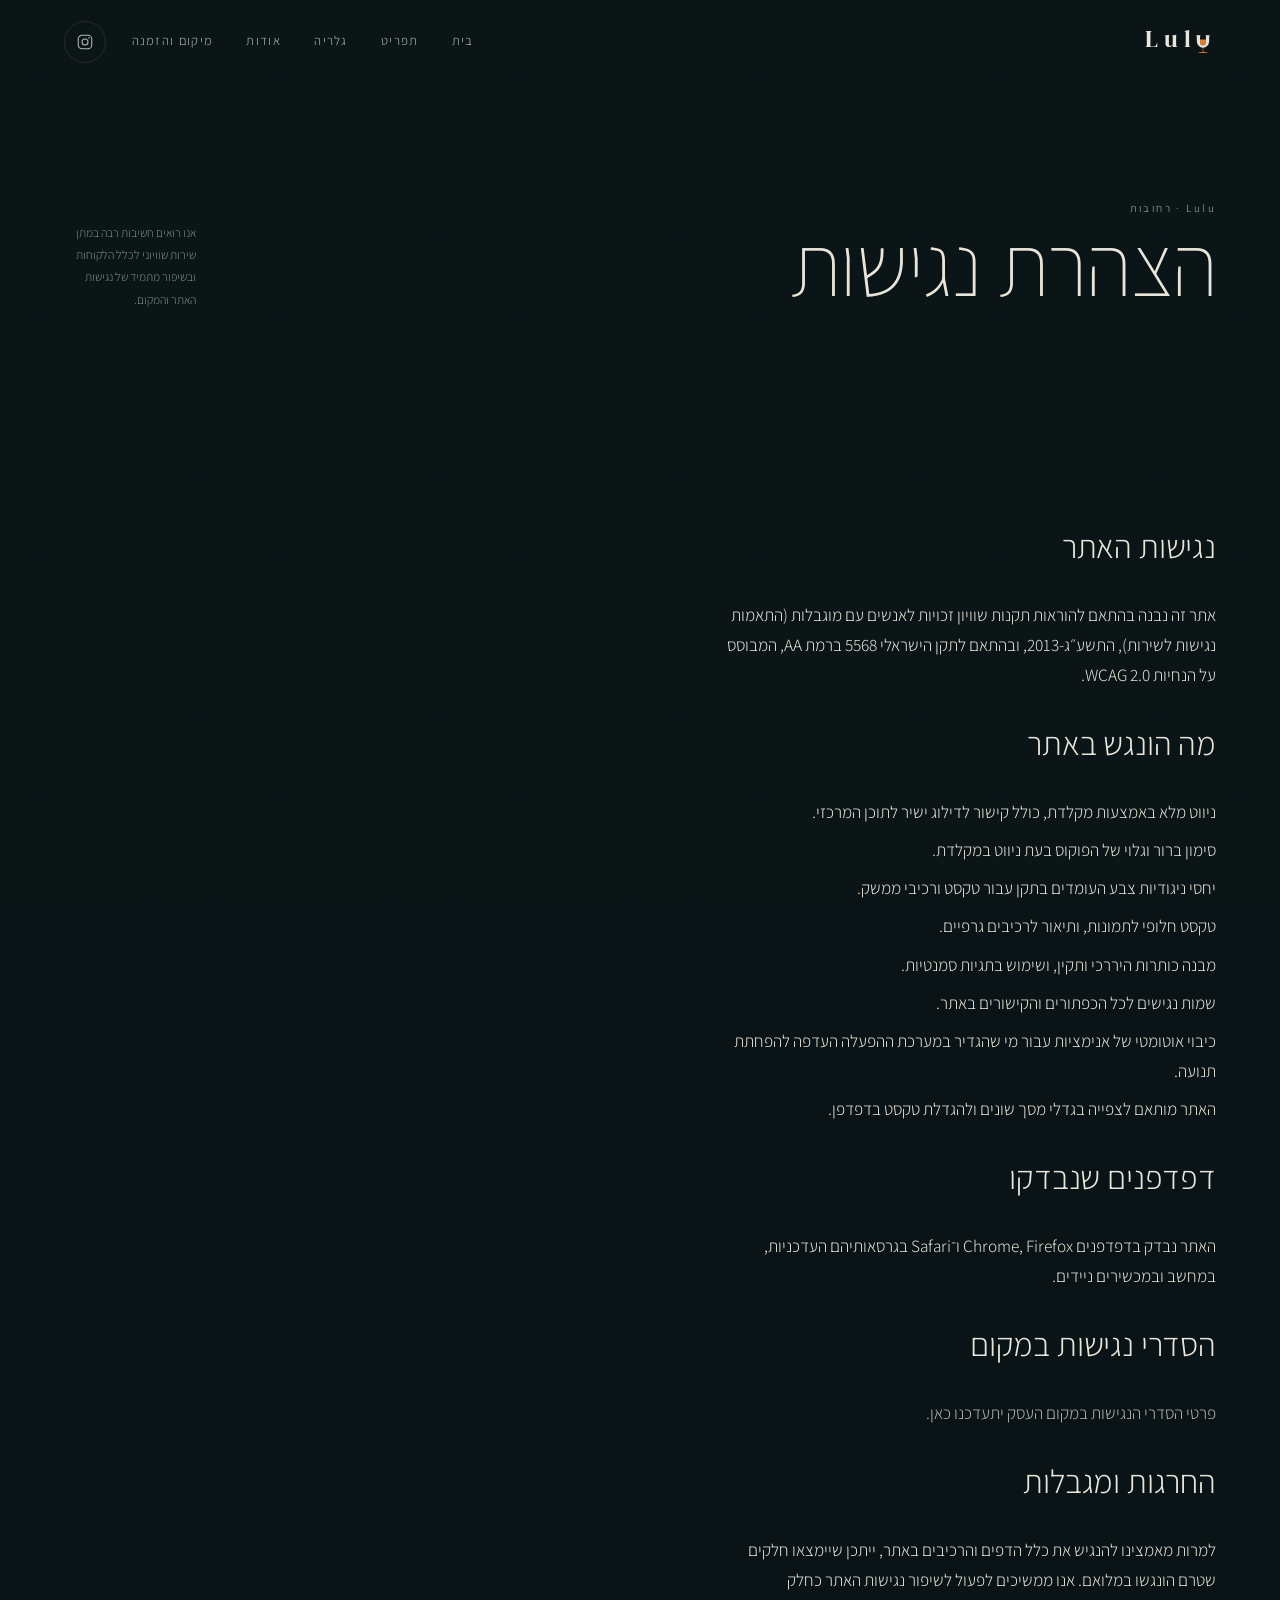
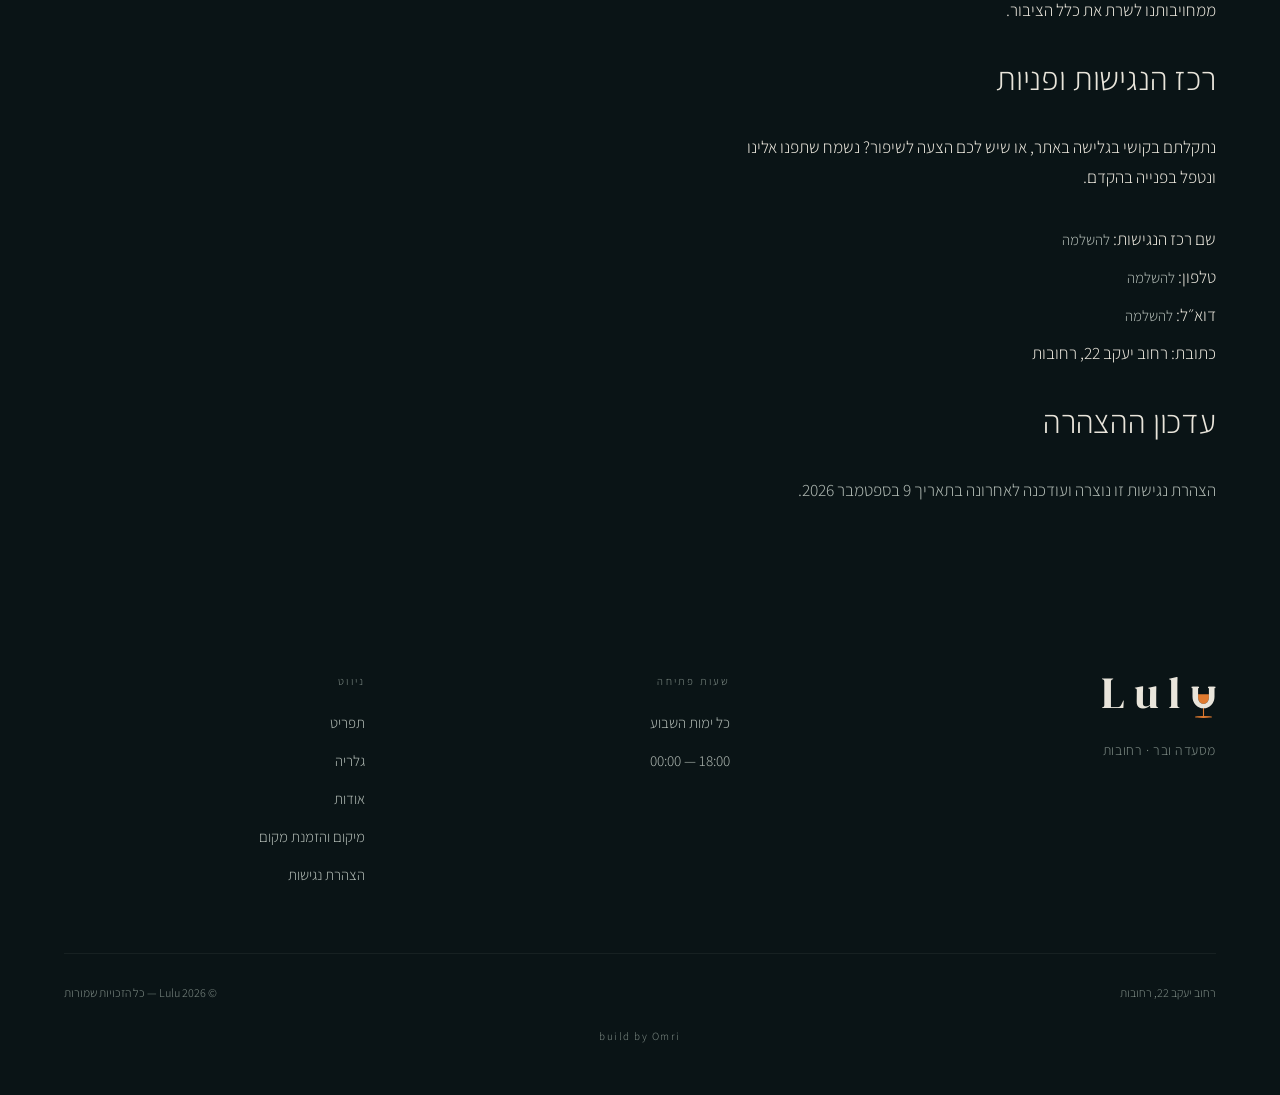
<file: accessibility.html>
<!DOCTYPE html>
<html lang="he" dir="rtl">
<head>
<meta charset="UTF-8">
<meta name="viewport" content="width=device-width, initial-scale=1, viewport-fit=cover">
<title>הצהרת נגישות — Lulu</title>
<meta name="description" content="הצהרת הנגישות של אתר Lulu — מסעדה ובר ברחוב יעקב 22 ברחובות.">
<meta name="theme-color" content="#0a1416">
<meta name="color-scheme" content="dark">
<meta property="og:type" content="website">
<meta property="og:site_name" content="Lulu">
<meta property="og:locale" content="he_IL">
<meta property="og:title" content="הצהרת נגישות — Lulu">
<meta property="og:description" content="הצהרת הנגישות של אתר Lulu — מסעדה ובר ברחוב יעקב 22 ברחובות.">
<meta name="twitter:card" content="summary">

<link rel="preload" href="assets/fonts/DMSerifDisplay-Regular.woff2" as="font" type="font/woff2" crossorigin>
<link rel="preconnect" href="https://fonts.googleapis.com">
<link rel="preconnect" href="https://fonts.gstatic.com" crossorigin>
<link href="https://fonts.googleapis.com/css2?family=Assistant:wght@200;300;400;500;600&display=swap" rel="stylesheet">
<link rel="icon" href="assets/favicon.svg" type="image/svg+xml">
<link rel="stylesheet" href="assets/css/style.css">

<script>
  (function () {
    var d = document.documentElement;
    if (window.matchMedia && window.matchMedia("(prefers-reduced-motion: reduce)").matches) return;
    d.classList.add("js");
    setTimeout(function () { if (!window.__luluReady) d.classList.remove("js"); }, 3000);
  })();
</script>
</head>
<body>

<a class="skip-link" href="#main">דילוג לתוכן המרכזי</a>

<header class="nav" data-nav>
  <div class="nav__inner">
    <a class="brand" href="index.html">Lul<img class="brand__u" src="assets/brand-u.svg" alt="u" width="134" height="200"></a>
    <div class="nav__right">
      <nav class="nav__links" aria-label="ניווט ראשי">
        <a class="nav__link" href="index.html">בית</a>
        <a class="nav__link" href="menu.html">תפריט</a>
        <a class="nav__link" href="gallery.html">גלריה</a>
        <a class="nav__link" href="about.html">אודות</a>
        <a class="nav__link" href="location.html">מיקום והזמנה</a>
      </nav>
      <a class="ig-btn" href="https://www.instagram.com/lulu.cocktail.bar/" target="_blank" rel="noopener noreferrer" aria-label="אינסטגרם">
        <svg viewBox="0 0 24 24" fill="none" stroke="currentColor" stroke-width="1.4" aria-hidden="true">
          <rect x="3" y="3" width="18" height="18" rx="5"/><circle cx="12" cy="12" r="4"/>
          <circle cx="17.3" cy="6.7" r="1.1" fill="currentColor" stroke="none"/>
        </svg>
      </a>
      <button class="nav__toggle" type="button" data-nav-toggle aria-label="פתיחת תפריט" aria-expanded="false">
        <span></span>
      </button>
    </div>
  </div>
</header>

<div class="mobile-menu" data-mobile-menu aria-hidden="true">
  <a href="index.html">בית</a>
  <a href="menu.html">תפריט</a>
  <a href="gallery.html">גלריה</a>
  <a href="about.html">אודות</a>
  <a href="location.html">מיקום והזמנת מקום</a>
  <a class="ig-btn ig-btn--wide" href="https://www.instagram.com/lulu.cocktail.bar/" target="_blank" rel="noopener noreferrer">
    <svg viewBox="0 0 24 24" fill="none" stroke="currentColor" stroke-width="1.4" aria-hidden="true">
      <rect x="3" y="3" width="18" height="18" rx="5"/><circle cx="12" cy="12" r="4"/>
      <circle cx="17.3" cy="6.7" r="1.1" fill="currentColor" stroke="none"/>
    </svg>
    אינסטגרם
  </a>
</div>

<main id="main">

  <section class="page-head">
    <div class="wrap">
      <div class="page-head__row">
        <div>
          <p class="eyebrow reveal">Lulu · רחובות</p>
          <h1 class="page-title reveal reveal-d1">הצהרת נגישות</h1>
        </div>
        <p class="hero__note reveal reveal-d2">
          אנו רואים חשיבות רבה במתן שירות שוויוני לכלל הלקוחות
          ובשיפור מתמיד של נגישות האתר והמקום.
        </p>
      </div>
    </div>
  </section>

  <section class="section--tight">
    <div class="wrap">
      <div class="stack stack--measure">

        <h2 class="h-serif h-serif--sm reveal">נגישות האתר</h2>
        <p class="reveal reveal-d1">
          אתר זה נבנה בהתאם להוראות תקנות שוויון זכויות לאנשים עם מוגבלות
          (התאמות נגישות לשירות), התשע״ג-2013, ובהתאם לתקן הישראלי
          <span dir="ltr">5568</span> ברמת <span dir="ltr">AA</span>,
          המבוסס על הנחיות <span dir="ltr">WCAG 2.0</span>.
        </p>

        <h2 class="h-serif h-serif--sm reveal">מה הונגש באתר</h2>
        <ul class="footer__list reveal reveal-d1">
          <li>ניווט מלא באמצעות מקלדת, כולל קישור לדילוג ישיר לתוכן המרכזי.</li>
          <li>סימון ברור וגלוי של הפוקוס בעת ניווט במקלדת.</li>
          <li>יחסי ניגודיות צבע העומדים בתקן עבור טקסט ורכיבי ממשק.</li>
          <li>טקסט חלופי לתמונות, ותיאור לרכיבים גרפיים.</li>
          <li>מבנה כותרות היררכי ותקין, ושימוש בתגיות סמנטיות.</li>
          <li>שמות נגישים לכל הכפתורים והקישורים באתר.</li>
          <li>כיבוי אוטומטי של אנימציות עבור מי שהגדיר במערכת ההפעלה
            העדפה להפחתת תנועה.</li>
          <li>האתר מותאם לצפייה בגדלי מסך שונים ולהגדלת טקסט בדפדפן.</li>
        </ul>

        <h2 class="h-serif h-serif--sm reveal">דפדפנים שנבדקו</h2>
        <p class="reveal reveal-d1">
          <!-- עדכנו לפי הבדיקה שבוצעה בפועל לפני העלייה לאוויר -->
          האתר נבדק בדפדפנים Chrome, Firefox ו־Safari בגרסאותיהם העדכניות,
          במחשב ובמכשירים ניידים.
        </p>

        <h2 class="h-serif h-serif--sm reveal">הסדרי נגישות במקום</h2>
        <p class="reveal reveal-d1 dim">
          <!-- PLACEHOLDER — חובה להשלים לפי המצב בפועל בעסק.
               אין להצהיר על הסדר שאינו קיים. יש לפרט: חניית נכים, כניסה נגישה,
               שירותי נכים, שולחנות בגובה מתאים, תפריט נגיש וכיוצא באלה. -->
          פרטי הסדרי הנגישות במקום העסק יתעדכנו כאן.
        </p>

        <h2 class="h-serif h-serif--sm reveal">החרגות ומגבלות</h2>
        <p class="reveal reveal-d1">
          למרות מאמצינו להנגיש את כלל הדפים והרכיבים באתר, ייתכן שיימצאו
          חלקים שטרם הונגשו במלואם. אנו ממשיכים לפעול לשיפור נגישות האתר
          כחלק ממחויבותנו לשרת את כלל הציבור.
        </p>

        <h2 class="h-serif h-serif--sm reveal">רכז הנגישות ופניות</h2>
        <p class="reveal reveal-d1">
          נתקלתם בקושי בגלישה באתר, או שיש לכם הצעה לשיפור? נשמח שתפנו אלינו
          ונטפל בפנייה בהקדם.
        </p>
        <!-- PLACEHOLDER — חובה להשלים בפרטים אמיתיים לפני העלייה לאוויר.
             החוק מחייב ציון שם רכז הנגישות ודרך התקשרות זמינה. -->
        <ul class="footer__list reveal reveal-d2">
          <li>שם רכז הנגישות: <span class="dim">להשלמה</span></li>
          <li>טלפון: <span class="dim">להשלמה</span></li>
          <li>דוא״ל: <span class="dim">להשלמה</span></li>
          <li>כתובת: רחוב יעקב 22, רחובות</li>
        </ul>

        <h2 class="h-serif h-serif--sm reveal">עדכון ההצהרה</h2>
        <p class="reveal reveal-d1 dim">
          <!-- עדכנו את התאריך בכל שינוי מהותי באתר או בהסדרי הנגישות -->
          הצהרת נגישות זו נוצרה ועודכנה לאחרונה בתאריך
          <time datetime="2026-09-09">9 בספטמבר 2026</time>.
        </p>

      </div>
    </div>
  </section>

</main>

<footer class="footer">
  <div class="wrap">
    <div class="footer__grid">
      <div>
        <div class="footer__brand">Lul<img class="footer__brand-u" src="assets/brand-u.svg" alt="u" width="134" height="200"></div>
        <p class="footer__tag">מסעדה ובר · רחובות</p>
      </div>
      <div>
        <p class="footer__k">שעות פתיחה</p>
        <ul class="footer__list">
          <li><span>כל ימות השבוע</span></li>
          <li><span>18:00 — 00:00</span></li>
        </ul>
      </div>
      <div>
        <p class="footer__k">ניווט</p>
        <ul class="footer__list">
          <li><a href="menu.html">תפריט</a></li>
          <li><a href="gallery.html">גלריה</a></li>
          <li><a href="about.html">אודות</a></li>
          <li><a href="location.html">מיקום והזמנת מקום</a></li>
          <li><a href="accessibility.html">הצהרת נגישות</a></li>
        </ul>
      </div>
    </div>
    <div class="footer__bottom">
      <span>רחוב יעקב 22, רחובות</span>
      <span>© 2026 Lulu — כל הזכויות שמורות</span>
    </div>
    <p class="footer__credit">build by Omri</p>
  </div>
</footer>

<script src="assets/js/main.js"></script>
</body>
</html>
</file>
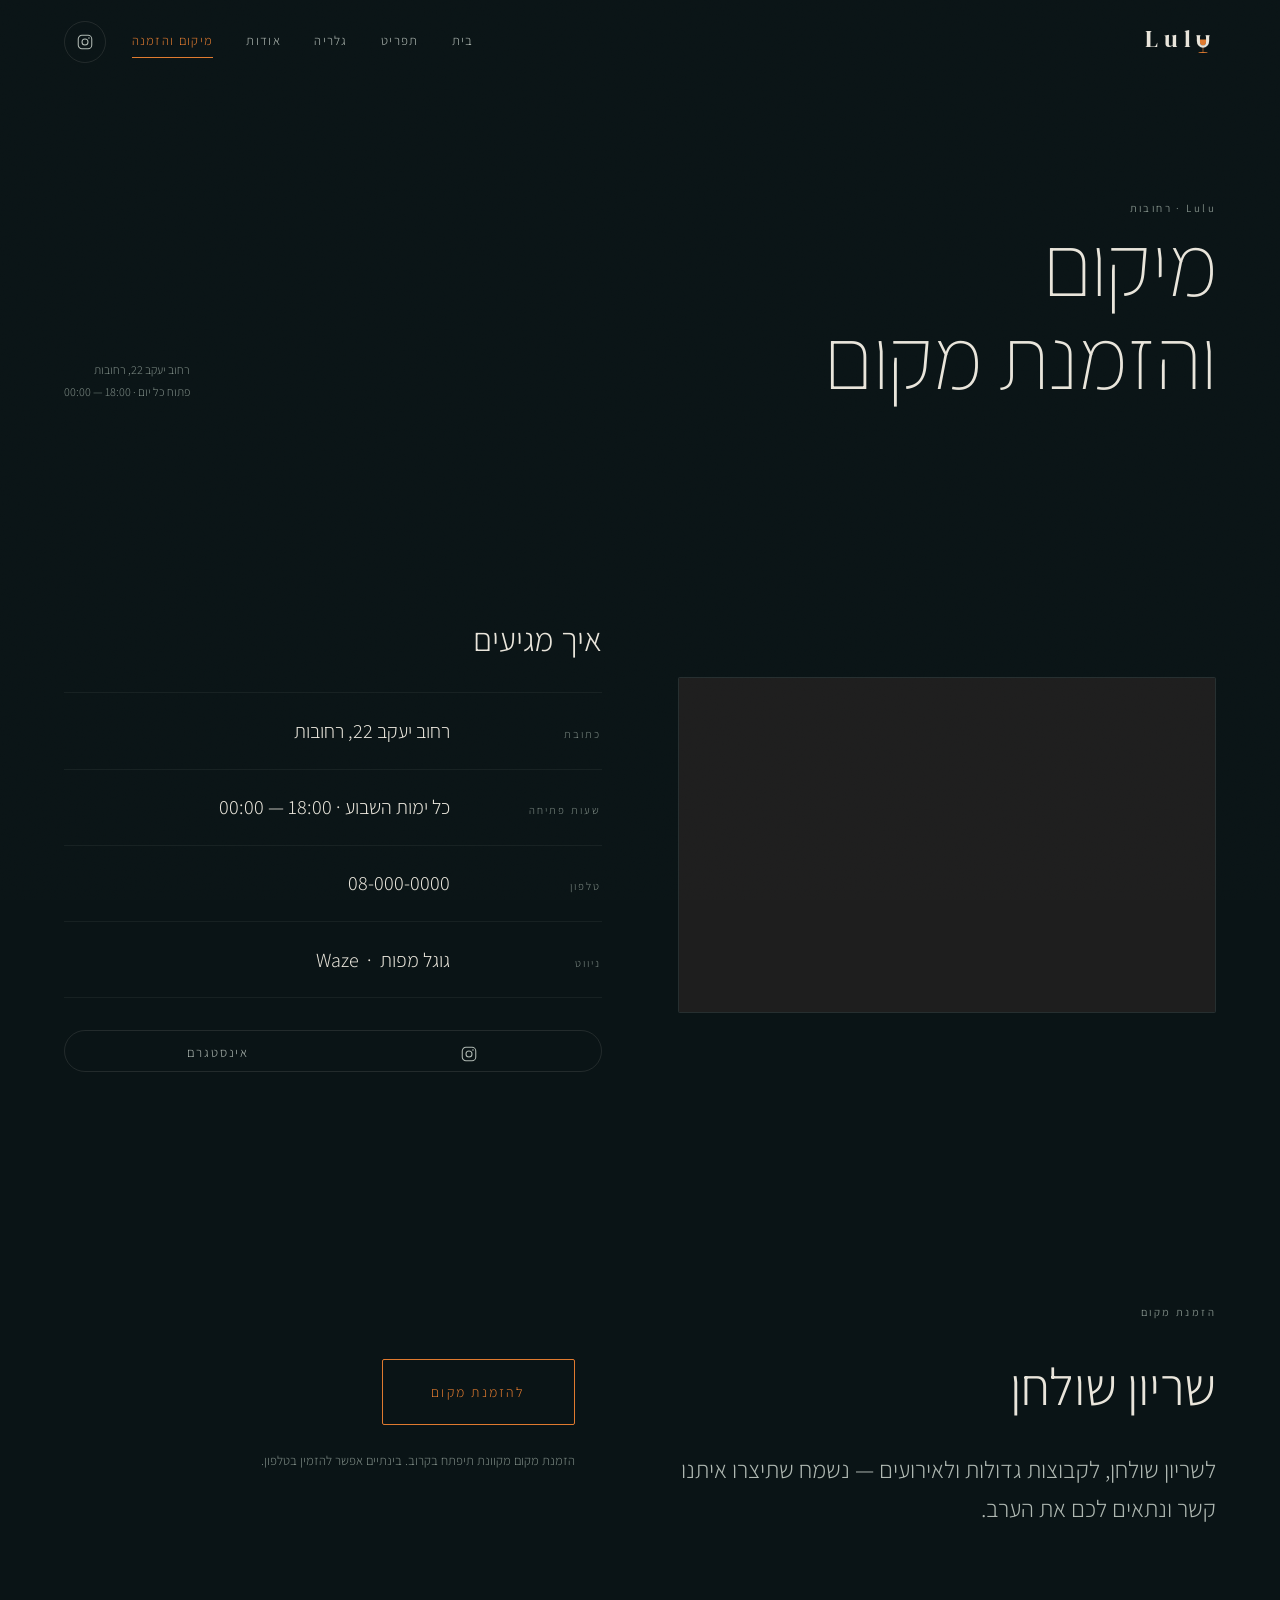
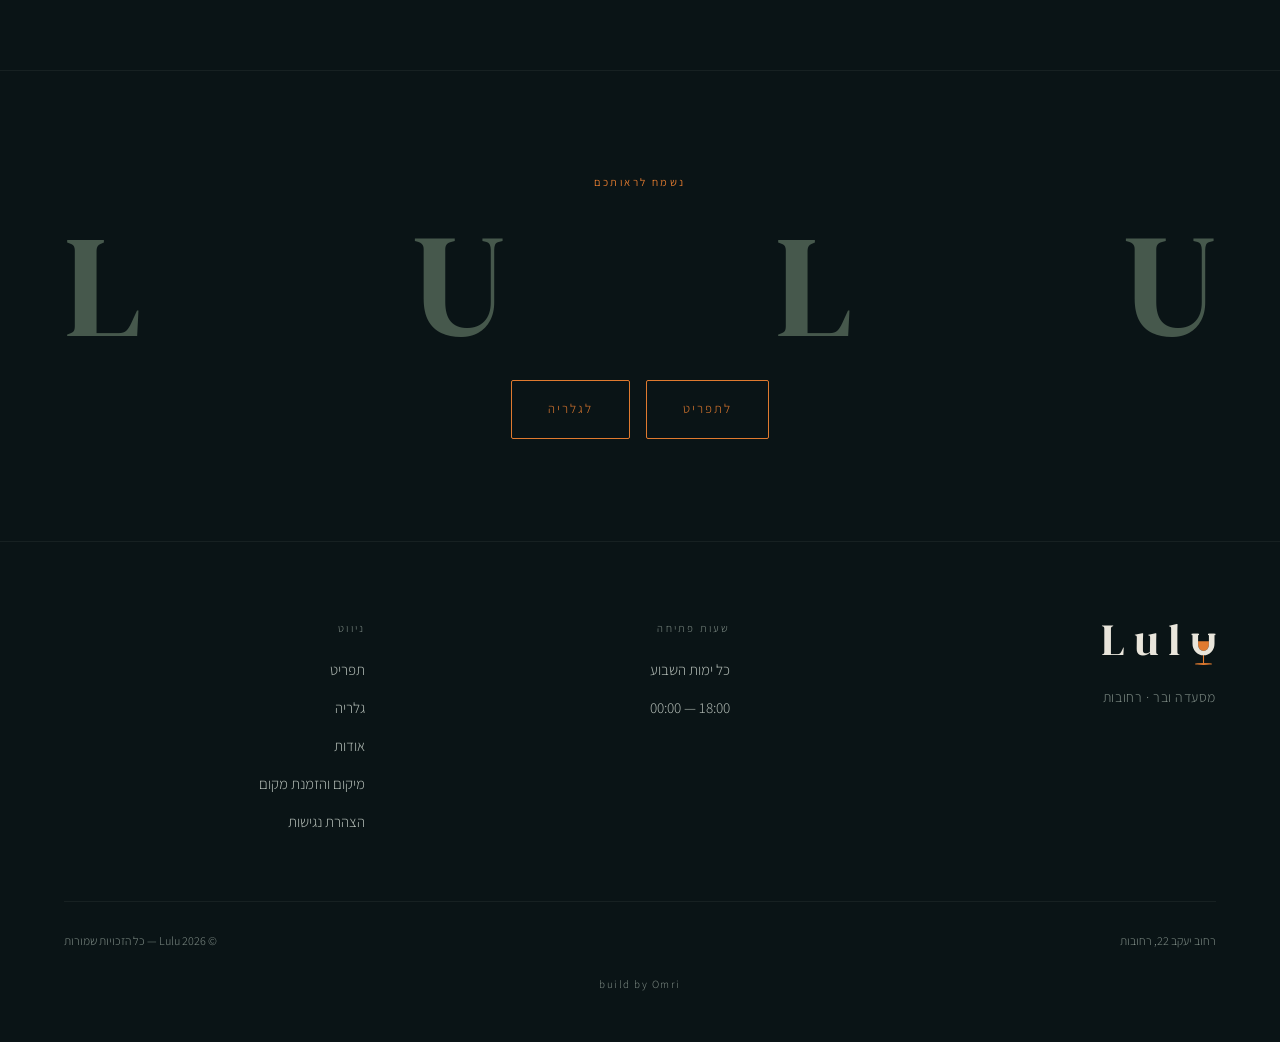
<file: location.html>
<!DOCTYPE html>
<html lang="he" dir="rtl">
<head>
<meta charset="UTF-8">
<meta name="viewport" content="width=device-width, initial-scale=1, viewport-fit=cover">
<title>מיקום והזמנת מקום — Lulu</title>
<meta name="description" content="Lulu — רחוב יעקב 22, רחובות. פתוח כל יום בין 18:00 לחצות. הזמנת מקום מראש.">
<meta name="theme-color" content="#0a1416">
<meta name="color-scheme" content="dark">
<meta property="og:type" content="website">
<meta property="og:site_name" content="Lulu">
<meta property="og:locale" content="he_IL">
<meta property="og:title" content="מיקום והזמנת מקום — Lulu">
<meta property="og:description" content="Lulu — רחוב יעקב 22, רחובות. פתוח כל יום בין 18:00 לחצות. הזמנת מקום מראש.">
<meta name="twitter:card" content="summary">

<link rel="preload" href="assets/fonts/DMSerifDisplay-Regular.woff2" as="font" type="font/woff2" crossorigin>
<link rel="preconnect" href="https://fonts.googleapis.com">
<link rel="preconnect" href="https://fonts.gstatic.com" crossorigin>
<link href="https://fonts.googleapis.com/css2?family=Assistant:wght@200;300;400;500;600&display=swap" rel="stylesheet">
<link rel="icon" href="assets/favicon.svg" type="image/svg+xml">
<link rel="stylesheet" href="assets/css/style.css">

<script>
  (function () {
    var d = document.documentElement;
    if (window.matchMedia && window.matchMedia("(prefers-reduced-motion: reduce)").matches) return;
    d.classList.add("js");
    setTimeout(function () { if (!window.__luluReady) d.classList.remove("js"); }, 3000);
  })();
</script>
</head>
<body>

<a class="skip-link" href="#main">דילוג לתוכן המרכזי</a>

<header class="nav" data-nav>
  <div class="nav__inner">
    <a class="brand" href="index.html">Lul<img class="brand__u" src="assets/brand-u.svg" alt="u" width="134" height="200"></a>
    <div class="nav__right">
      <nav class="nav__links" aria-label="ניווט ראשי">
        <a class="nav__link" href="index.html">בית</a>
        <a class="nav__link" href="menu.html">תפריט</a>
        <a class="nav__link" href="gallery.html">גלריה</a>
        <a class="nav__link" href="about.html">אודות</a>
        <a class="nav__link" href="location.html" aria-current="page">מיקום והזמנה</a>
      </nav>
      <a class="ig-btn" href="https://www.instagram.com/lulu.cocktail.bar/" target="_blank" rel="noopener noreferrer" aria-label="אינסטגרם">
        <svg viewBox="0 0 24 24" fill="none" stroke="currentColor" stroke-width="1.4" aria-hidden="true">
          <rect x="3" y="3" width="18" height="18" rx="5"/><circle cx="12" cy="12" r="4"/>
          <circle cx="17.3" cy="6.7" r="1.1" fill="currentColor" stroke="none"/>
        </svg>
      </a>
      <button class="nav__toggle" type="button" data-nav-toggle aria-label="פתיחת תפריט" aria-expanded="false">
        <span></span>
      </button>
    </div>
  </div>
</header>

<div class="mobile-menu" data-mobile-menu aria-hidden="true">
  <a href="index.html">בית</a>
  <a href="menu.html">תפריט</a>
  <a href="gallery.html">גלריה</a>
  <a href="about.html">אודות</a>
  <a href="location.html" aria-current="page">מיקום והזמנת מקום</a>
  <a class="ig-btn ig-btn--wide" href="https://www.instagram.com/lulu.cocktail.bar/" target="_blank" rel="noopener noreferrer">
    <svg viewBox="0 0 24 24" fill="none" stroke="currentColor" stroke-width="1.4" aria-hidden="true">
      <rect x="3" y="3" width="18" height="18" rx="5"/><circle cx="12" cy="12" r="4"/>
      <circle cx="17.3" cy="6.7" r="1.1" fill="currentColor" stroke="none"/>
    </svg>
    אינסטגרם
  </a>
</div>

<main id="main">

  <section class="page-head">
    <div class="wrap">
      <div class="page-head__row">
        <div>
          <p class="eyebrow reveal">Lulu · רחובות</p>
          <h1 class="page-title reveal reveal-d1">מיקום<br>והזמנת מקום</h1>
        </div>
        <p class="hero__note reveal reveal-d2">
          רחוב יעקב 22, רחובות<br>פתוח כל יום · 18:00 — 00:00
        </p>
      </div>
    </div>
  </section>

  <!-- ============ map + details ============ -->
  <section class="section--tight">
    <div class="wrap split">
      <div class="map-frame reveal">
        <iframe
          src="https://www.google.com/maps?q=%D7%99%D7%A2%D7%A7%D7%91%2022%2C%20%D7%A8%D7%97%D7%95%D7%91%D7%95%D7%AA&amp;z=16&amp;output=embed"
          title="מפה — רחוב יעקב 22, רחובות"
          loading="lazy"
          referrerpolicy="no-referrer-when-downgrade"></iframe>
      </div>

      <div class="stack">
        <h2 class="h-serif h-serif--sm reveal">איך מגיעים</h2>

        <dl class="contact-list reveal reveal-d1">
          <div class="contact-row">
            <dt>כתובת</dt>
            <dd>רחוב יעקב 22, רחובות</dd>
          </div>
          <div class="contact-row">
            <dt>שעות פתיחה</dt>
            <dd>כל ימות השבוע · 18:00 — 00:00</dd>
          </div>
          <div class="contact-row">
            <dt>טלפון</dt>
            <!-- PLACEHOLDER — replace with the real number, then wrap in <a href="tel:..."> -->
            <dd>08-000-0000</dd>
          </div>
          <div class="contact-row">
            <dt>ניווט</dt>
            <dd>
              <a href="https://www.google.com/maps/search/?api=1&amp;query=%D7%99%D7%A2%D7%A7%D7%91%2022%2C%20%D7%A8%D7%97%D7%95%D7%91%D7%95%D7%AA"
                 target="_blank" rel="noopener">גוגל מפות</a>
              &nbsp;·&nbsp;
              <a href="https://waze.com/ul?q=%D7%99%D7%A2%D7%A7%D7%91%2022%2C%20%D7%A8%D7%97%D7%95%D7%91%D7%95%D7%AA&amp;navigate=yes"
                 target="_blank" rel="noopener">Waze</a>
            </dd>
          </div>
        </dl>

        <div class="reveal reveal-d2">
          <a class="ig-btn ig-btn--wide" href="https://www.instagram.com/lulu.cocktail.bar/" target="_blank" rel="noopener noreferrer">
            <svg viewBox="0 0 24 24" fill="none" stroke="currentColor" stroke-width="1.4" aria-hidden="true">
              <rect x="3" y="3" width="18" height="18" rx="5"/><circle cx="12" cy="12" r="4"/>
              <circle cx="17.3" cy="6.7" r="1.1" fill="currentColor" stroke="none"/>
            </svg>
            אינסטגרם
          </a>
        </div>
      </div>
    </div>
  </section>

  <!-- ============ booking ============ -->
  <section class="section">
    <div class="wrap split split--text-first">
      <div class="stack">
        <p class="eyebrow reveal">הזמנת מקום</p>
        <h2 class="h-serif reveal reveal-d1">שריון שולחן</h2>
        <p class="lede reveal reveal-d2">
          לשריון שולחן, לקבוצות גדולות ולאירועים — נשמח שתיצרו איתנו קשר
          ונתאים לכם את הערב.
        </p>
      </div>

      <!-- Deliberately inert, like the Instagram button.
           To activate: swap this <button> for an <a> pointing at WhatsApp,
           a tel: link or a booking system, and drop data-inert. -->
      <div class="book reveal reveal-d1">
        <button class="btn btn--lg" type="button" data-inert>להזמנת מקום</button>
        <p class="book__note">
          הזמנת מקום מקוונת תיפתח בקרוב. בינתיים אפשר להזמין בטלפון.
        </p>
      </div>
    </div>
  </section>

  <section class="band">
    <div class="wrap">
      <p class="eyebrow eyebrow--amber reveal">נשמח לראותכם</p>
      <div class="wordmark wordmark--sm reveal reveal-d1" aria-hidden="true">
        <span>L</span><span>U</span><span>L</span><span>U</span>
      </div>
      <div class="band__actions reveal reveal-d2">
        <a class="btn" href="menu.html">לתפריט</a>
        <a class="btn" href="gallery.html">לגלריה</a>
      </div>
    </div>
  </section>

</main>

<footer class="footer">
  <div class="wrap">
    <div class="footer__grid">
      <div>
        <div class="footer__brand">Lul<img class="footer__brand-u" src="assets/brand-u.svg" alt="u" width="134" height="200"></div>
        <p class="footer__tag">מסעדה ובר · רחובות</p>
      </div>
      <div>
        <p class="footer__k">שעות פתיחה</p>
        <ul class="footer__list">
          <li><span>כל ימות השבוע</span></li>
          <li><span>18:00 — 00:00</span></li>
        </ul>
      </div>
      <div>
        <p class="footer__k">ניווט</p>
        <ul class="footer__list">
          <li><a href="menu.html">תפריט</a></li>
          <li><a href="gallery.html">גלריה</a></li>
          <li><a href="about.html">אודות</a></li>
          <li><a href="location.html">מיקום והזמנת מקום</a></li>
          <li><a href="accessibility.html">הצהרת נגישות</a></li>
        </ul>
      </div>
    </div>
    <div class="footer__bottom">
      <span>רחוב יעקב 22, רחובות</span>
      <span>© 2026 Lulu — כל הזכויות שמורות</span>
    </div>
    <p class="footer__credit">build by Omri</p>
  </div>
</footer>

<script src="assets/js/main.js"></script>
</body>
</html>
</file>
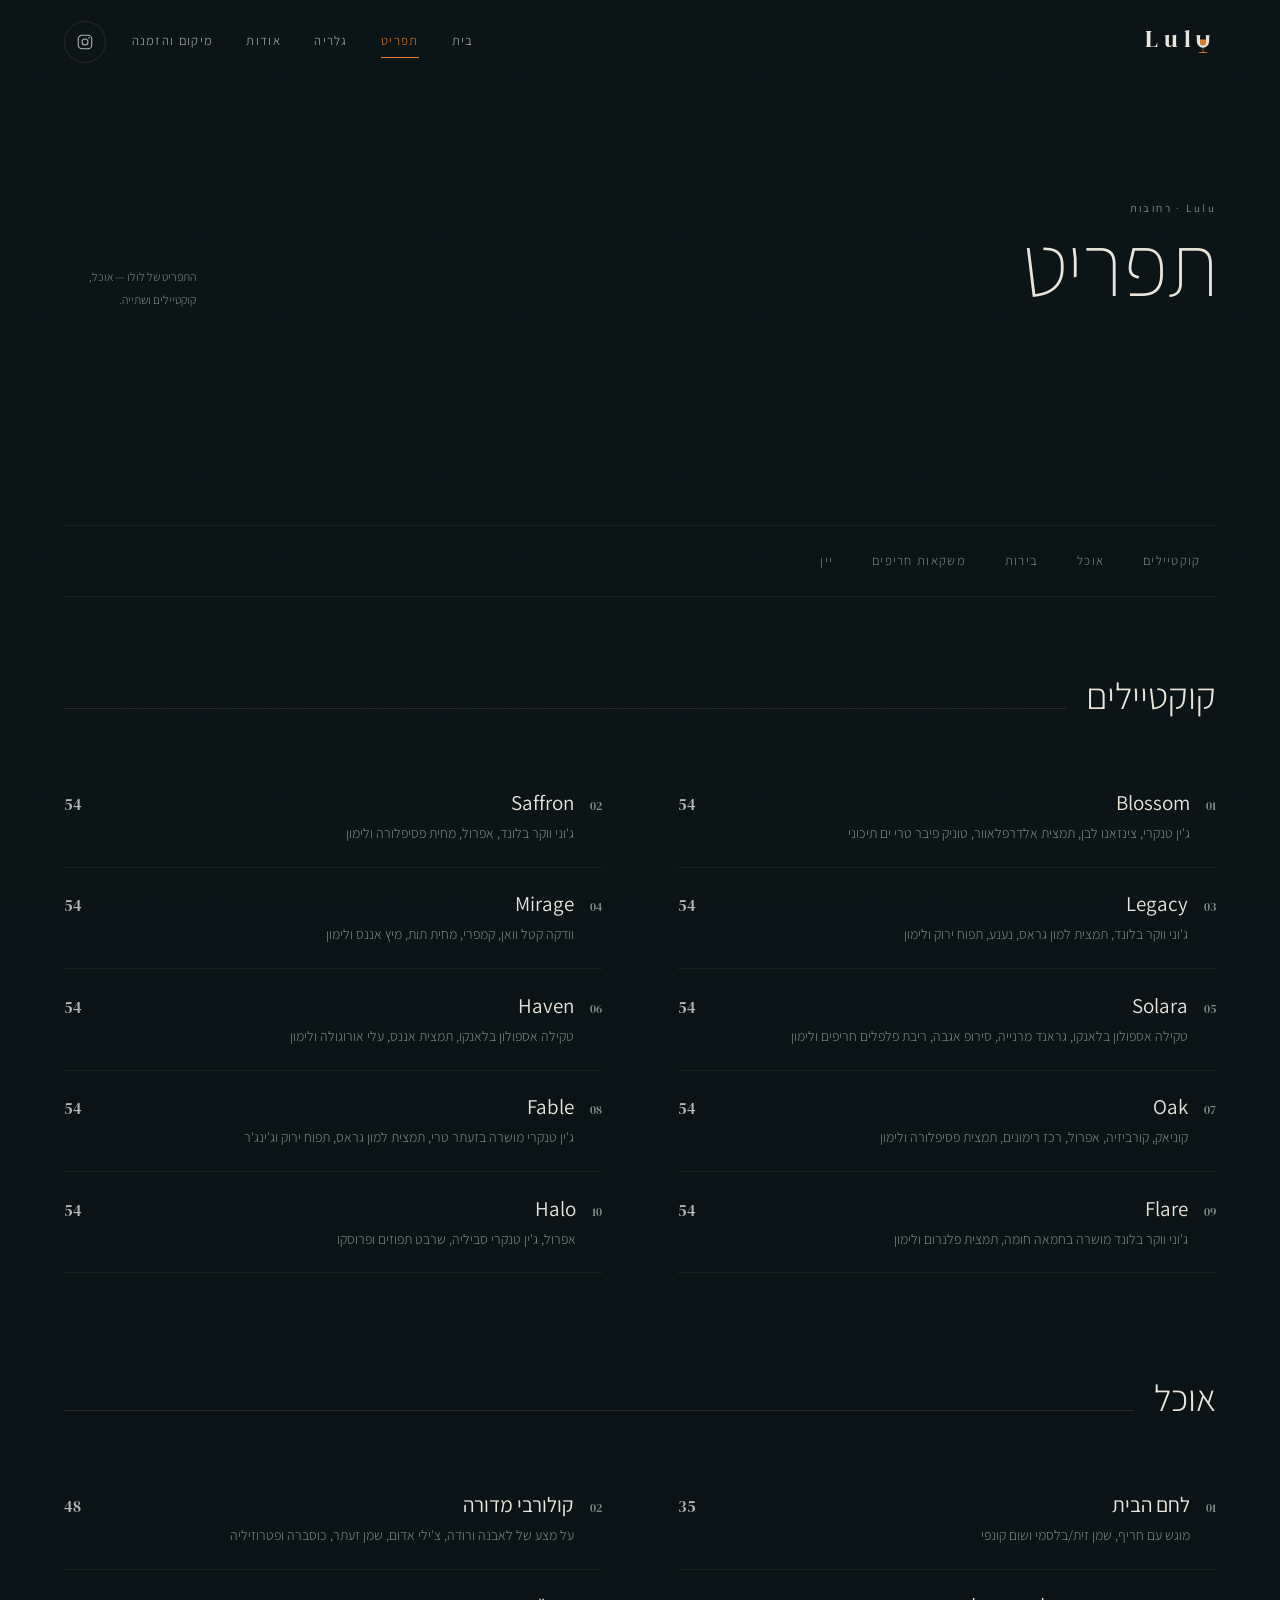
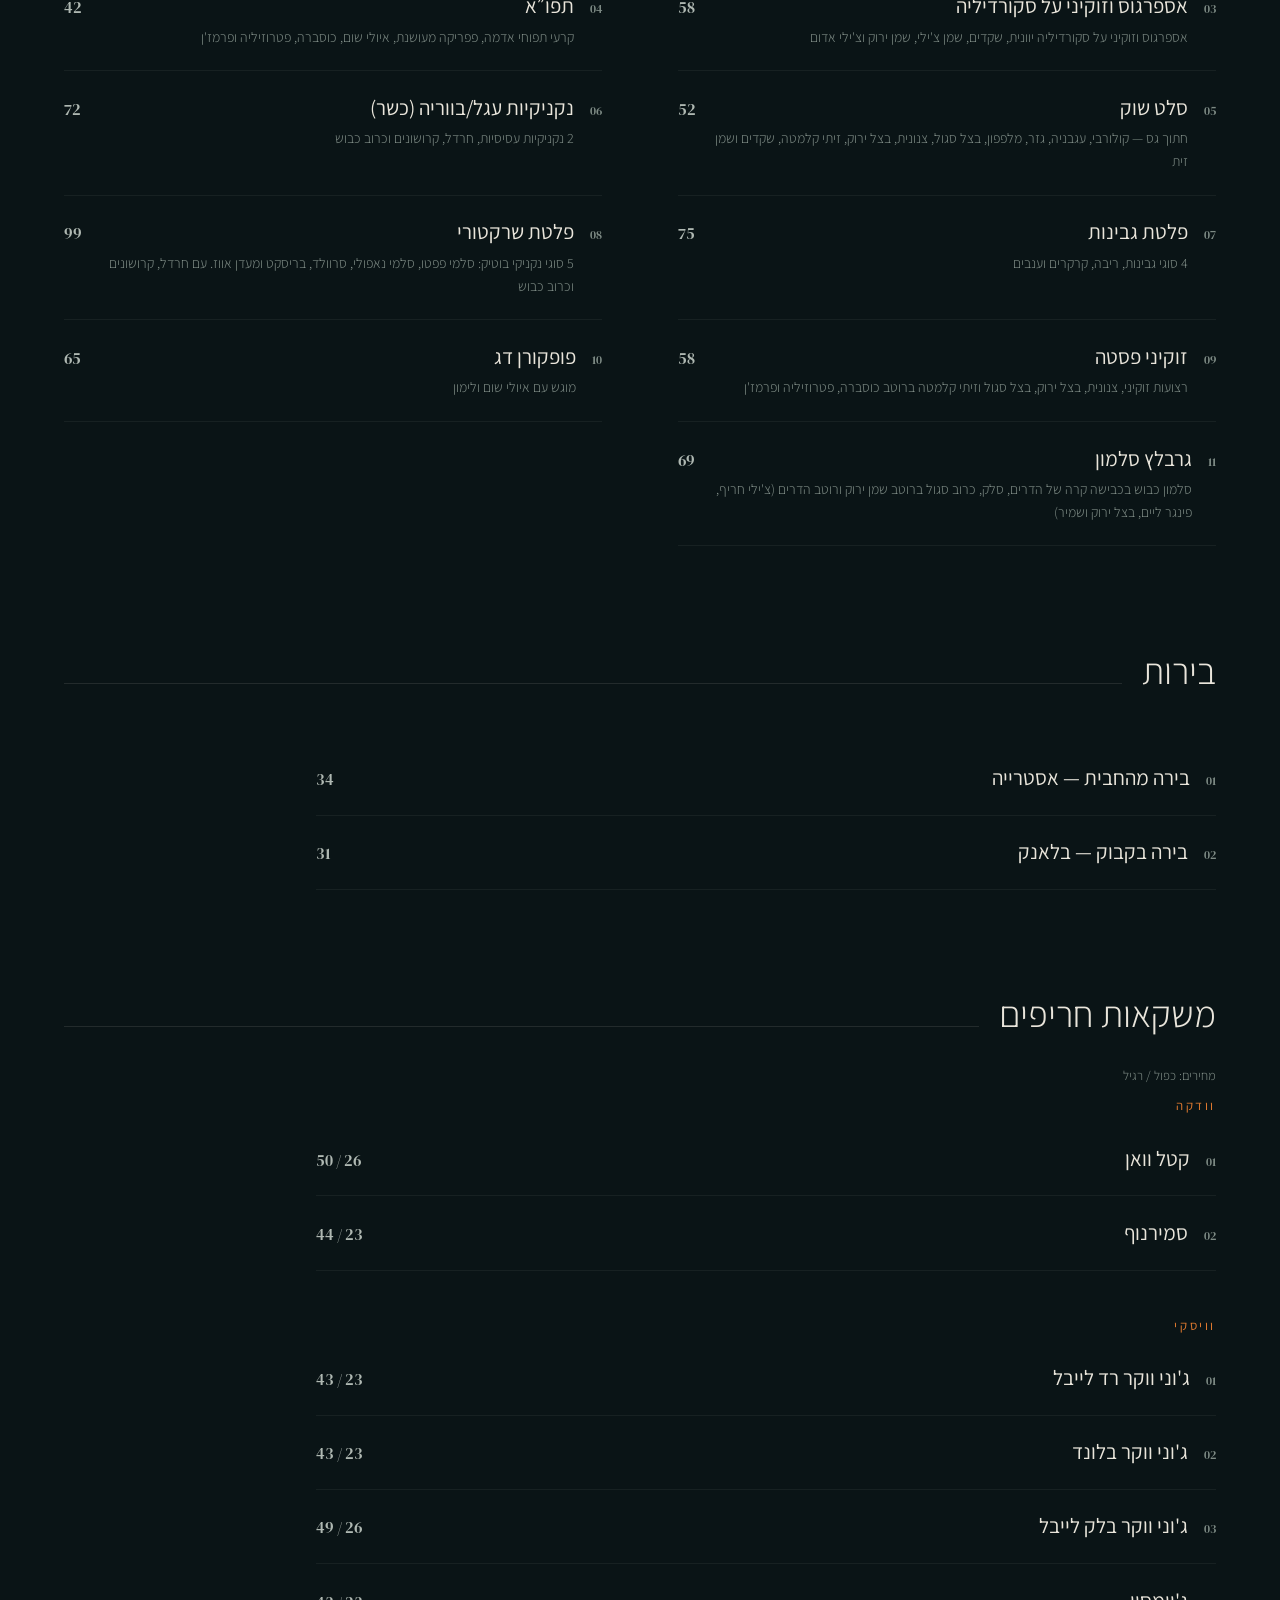
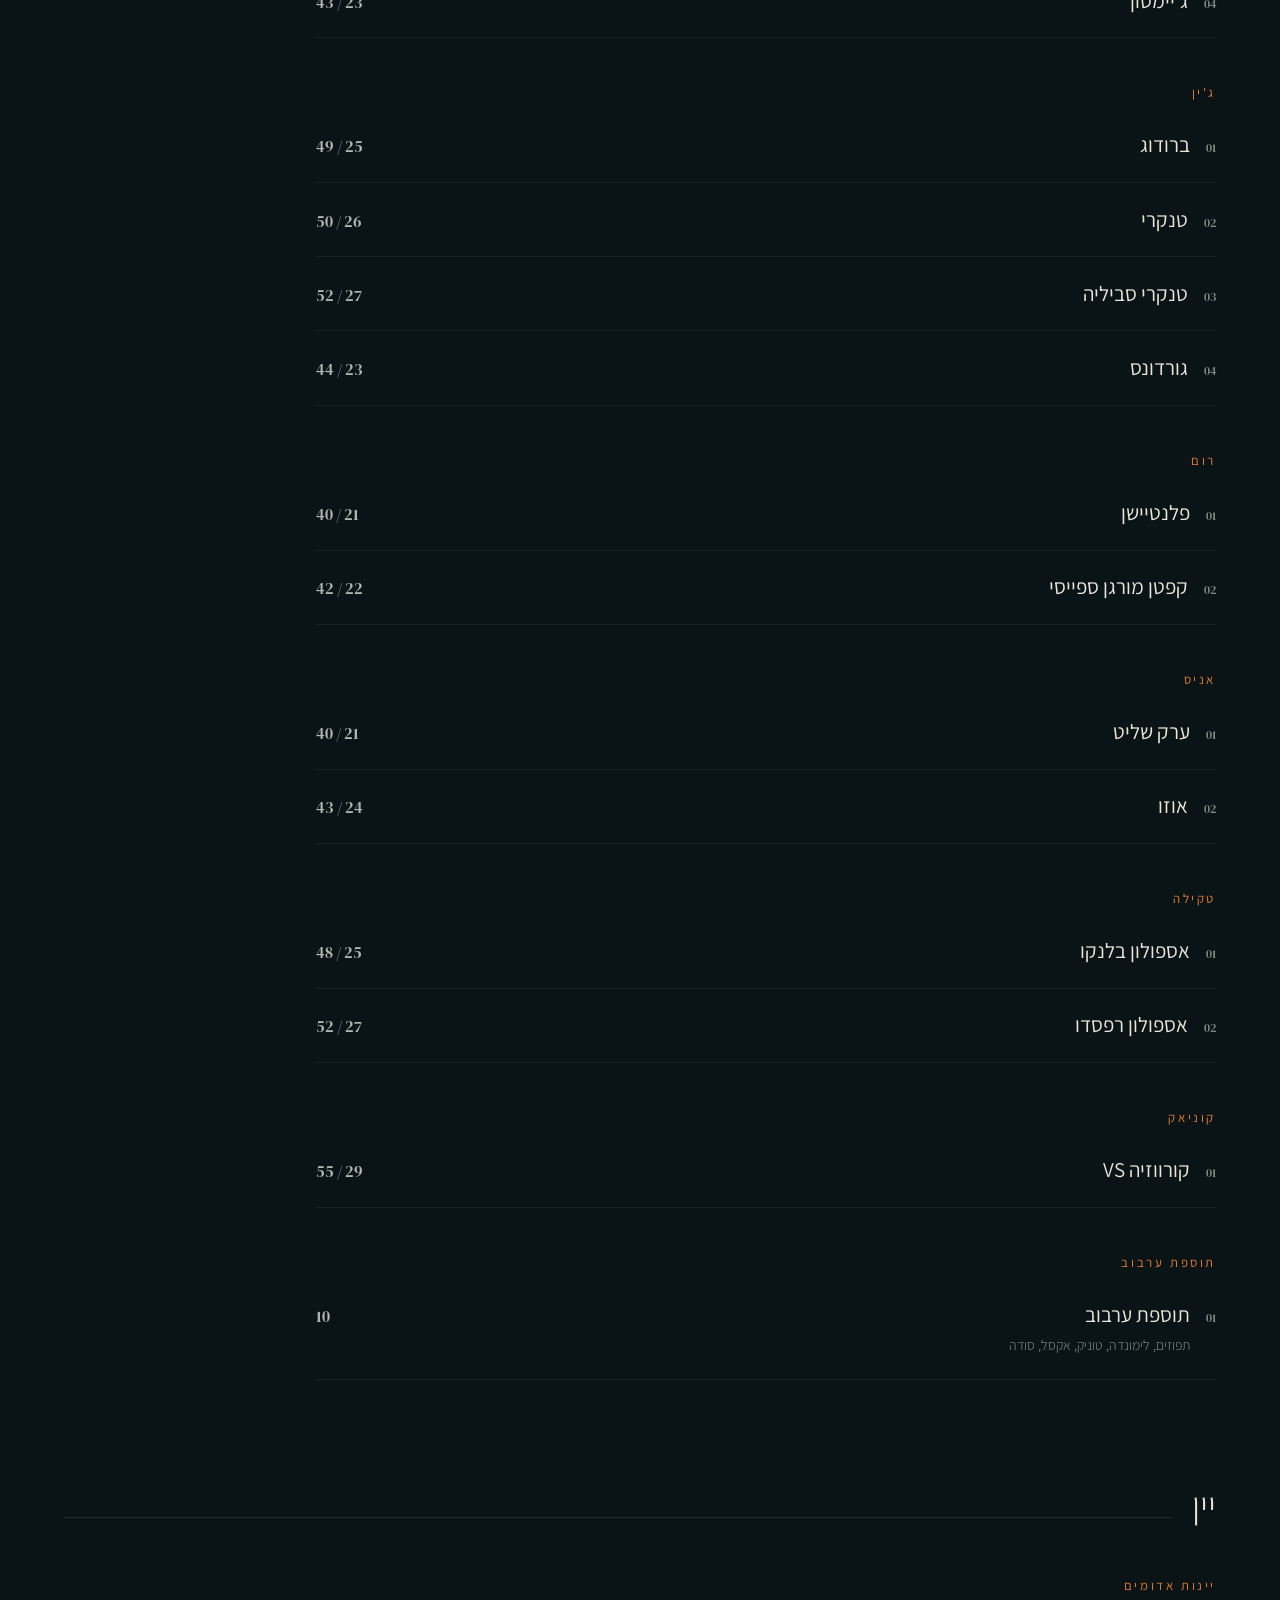
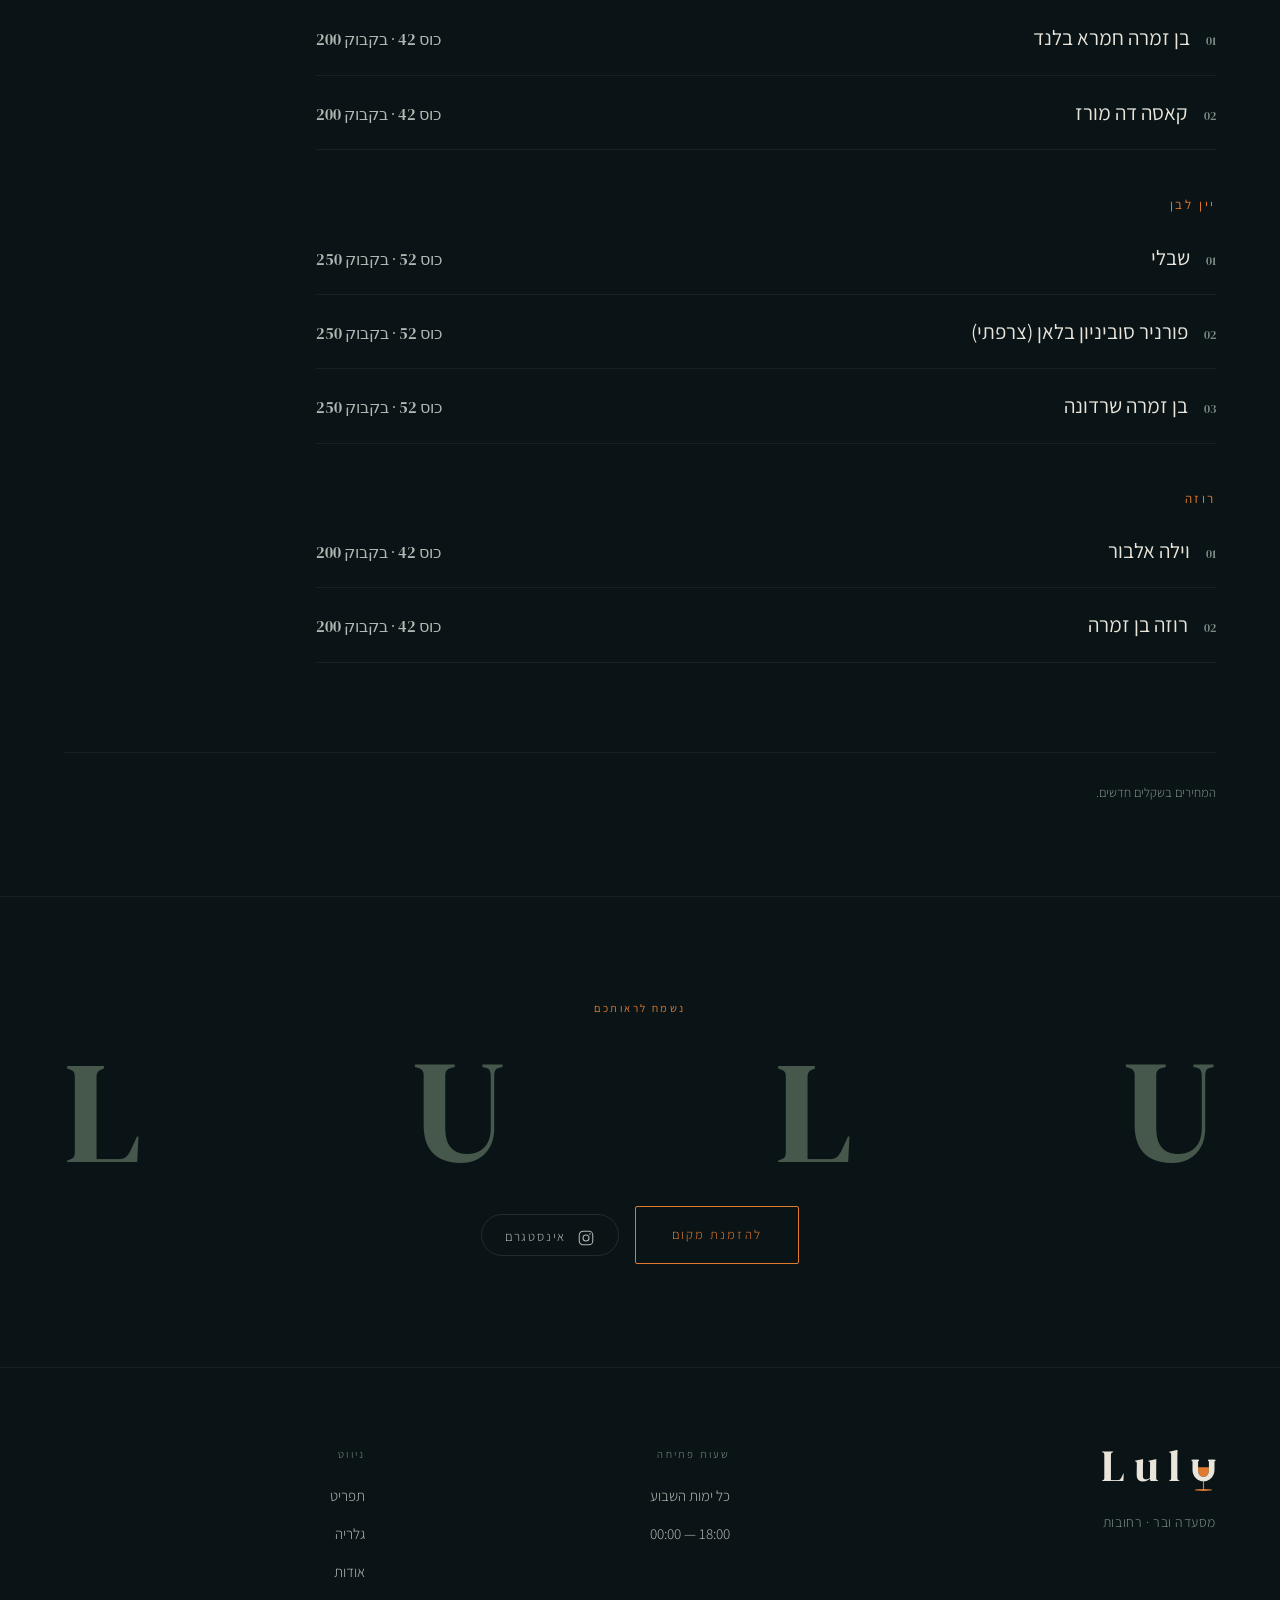
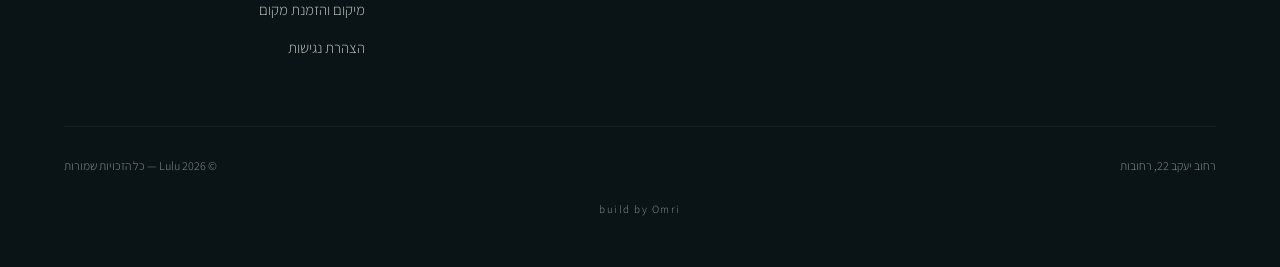
<file: menu.html>
<!DOCTYPE html>
<html lang="he" dir="rtl">
<head>
<meta charset="UTF-8">
<meta name="viewport" content="width=device-width, initial-scale=1, viewport-fit=cover">
<title>תפריט — Lulu</title>
<meta name="description" content="תפריט הקוקטיילים והאוכל של Lulu, מסעדה ובר ברחוב יעקב 22 ברחובות.">
<meta name="theme-color" content="#0a1416">
<meta name="color-scheme" content="dark">
<meta property="og:type" content="website">
<meta property="og:site_name" content="Lulu">
<meta property="og:locale" content="he_IL">
<meta property="og:title" content="תפריט — Lulu">
<meta property="og:description" content="תפריט הקוקטיילים והאוכל של Lulu, מסעדה ובר ברחוב יעקב 22 ברחובות.">
<meta name="twitter:card" content="summary">

<link rel="preload" href="assets/fonts/DMSerifDisplay-Regular.woff2" as="font" type="font/woff2" crossorigin>
<link rel="preconnect" href="https://fonts.googleapis.com">
<link rel="preconnect" href="https://fonts.gstatic.com" crossorigin>
<link href="https://fonts.googleapis.com/css2?family=Assistant:wght@200;300;400;500;600&display=swap" rel="stylesheet">
<link rel="icon" href="assets/favicon.svg" type="image/svg+xml">
<link rel="stylesheet" href="assets/css/style.css">

<script>
  (function () {
    var d = document.documentElement;
    if (window.matchMedia && window.matchMedia("(prefers-reduced-motion: reduce)").matches) return;
    d.classList.add("js");
    setTimeout(function () { if (!window.__luluReady) d.classList.remove("js"); }, 3000);
  })();
</script>
</head>
<body>

<a class="skip-link" href="#main">דילוג לתוכן המרכזי</a>

<header class="nav" data-nav>
  <div class="nav__inner">
    <a class="brand" href="index.html">Lul<img class="brand__u" src="assets/brand-u.svg" alt="u" width="134" height="200"></a>
    <div class="nav__right">
      <nav class="nav__links" aria-label="ניווט ראשי">
        <a class="nav__link" href="index.html">בית</a>
        <a class="nav__link" href="menu.html" aria-current="page">תפריט</a>
        <a class="nav__link" href="gallery.html">גלריה</a>
        <a class="nav__link" href="about.html">אודות</a>
        <a class="nav__link" href="location.html">מיקום והזמנה</a>
      </nav>
      <a class="ig-btn" href="https://www.instagram.com/lulu.cocktail.bar/" target="_blank" rel="noopener noreferrer" aria-label="אינסטגרם">
        <svg viewBox="0 0 24 24" fill="none" stroke="currentColor" stroke-width="1.4" aria-hidden="true">
          <rect x="3" y="3" width="18" height="18" rx="5"/><circle cx="12" cy="12" r="4"/>
          <circle cx="17.3" cy="6.7" r="1.1" fill="currentColor" stroke="none"/>
        </svg>
      </a>
      <button class="nav__toggle" type="button" data-nav-toggle aria-label="פתיחת תפריט" aria-expanded="false">
        <span></span>
      </button>
    </div>
  </div>
</header>

<div class="mobile-menu" data-mobile-menu aria-hidden="true">
  <a href="index.html">בית</a>
  <a href="menu.html" aria-current="page">תפריט</a>
  <a href="gallery.html">גלריה</a>
  <a href="about.html">אודות</a>
  <a href="location.html">מיקום והזמנת מקום</a>
  <a class="ig-btn ig-btn--wide" href="https://www.instagram.com/lulu.cocktail.bar/" target="_blank" rel="noopener noreferrer">
    <svg viewBox="0 0 24 24" fill="none" stroke="currentColor" stroke-width="1.4" aria-hidden="true">
      <rect x="3" y="3" width="18" height="18" rx="5"/><circle cx="12" cy="12" r="4"/>
      <circle cx="17.3" cy="6.7" r="1.1" fill="currentColor" stroke="none"/>
    </svg>
    אינסטגרם
  </a>
</div>

<main id="main">

  <section class="page-head">
    <div class="wrap">
      <div class="page-head__row">
        <div>
          <p class="eyebrow reveal">Lulu · רחובות</p>
          <h1 class="page-title reveal reveal-d1">תפריט</h1>
        </div>
        <p class="hero__note reveal reveal-d2">
          התפריט של לולו — אוכל, קוקטיילים ושתייה.
        </p>
      </div>
    </div>
  </section>

  <section class="section--tight">
    <div class="wrap">

      <nav class="menu-nav" aria-label="מעבר בין חלקי התפריט">
        <a href="#cocktails">קוקטיילים</a>
        <a href="#food">אוכל</a>
        <a href="#beer">בירות</a>
        <a href="#spirits">משקאות חריפים</a>
        <a href="#wine">יין</a>
      </nav>

      <section class="course">
        <div class="course__head" id="cocktails">
          <h2 class="course__title">קוקטיילים</h2>
        </div>
        <div class="dish-list">
          <article class="dish reveal">
            <span class="dish__num">01</span>
            <div class="dish__body">
              <h3 class="dish__name">Blossom</h3>
              <p class="dish__desc">ג'ין טנקרי, צינזאנו לבן, תמצית אלדרפלאוור, טוניק פיבר טרי ים תיכוני</p>
            </div>
            <span class="dish__price">54</span>
          </article>
          <article class="dish reveal">
            <span class="dish__num">02</span>
            <div class="dish__body">
              <h3 class="dish__name">Saffron</h3>
              <p class="dish__desc">ג'וני ווקר בלונד, אפרול, מחית פסיפלורה ולימון</p>
            </div>
            <span class="dish__price">54</span>
          </article>
          <article class="dish reveal">
            <span class="dish__num">03</span>
            <div class="dish__body">
              <h3 class="dish__name">Legacy</h3>
              <p class="dish__desc">ג'וני ווקר בלונד, תמצית למון גראס, נענע, תפוח ירוק ולימון</p>
            </div>
            <span class="dish__price">54</span>
          </article>
          <article class="dish reveal">
            <span class="dish__num">04</span>
            <div class="dish__body">
              <h3 class="dish__name">Mirage</h3>
              <p class="dish__desc">וודקה קטל וואן, קמפרי, מחית תות, מיץ אננס ולימון</p>
            </div>
            <span class="dish__price">54</span>
          </article>
          <article class="dish reveal">
            <span class="dish__num">05</span>
            <div class="dish__body">
              <h3 class="dish__name">Solara</h3>
              <p class="dish__desc">טקילה אספולון בלאנקו, גראנד מרנייה, סירופ אגבה, ריבת פלפלים חריפים ולימון</p>
            </div>
            <span class="dish__price">54</span>
          </article>
          <article class="dish reveal">
            <span class="dish__num">06</span>
            <div class="dish__body">
              <h3 class="dish__name">Haven</h3>
              <p class="dish__desc">טקילה אספולון בלאנקו, תמצית אננס, עלי אורוגולה ולימון</p>
            </div>
            <span class="dish__price">54</span>
          </article>
          <article class="dish reveal">
            <span class="dish__num">07</span>
            <div class="dish__body">
              <h3 class="dish__name">Oak</h3>
              <p class="dish__desc">קוניאק, קורביזיה, אפרול, רכז רימונים, תמצית פסיפלורה ולימון</p>
            </div>
            <span class="dish__price">54</span>
          </article>
          <article class="dish reveal">
            <span class="dish__num">08</span>
            <div class="dish__body">
              <h3 class="dish__name">Fable</h3>
              <p class="dish__desc">ג'ין טנקרי מושרה בזעתר טרי, תמצית למון גראס, תפוח ירוק וג'ינג'ר</p>
            </div>
            <span class="dish__price">54</span>
          </article>
          <article class="dish reveal">
            <span class="dish__num">09</span>
            <div class="dish__body">
              <h3 class="dish__name">Flare</h3>
              <p class="dish__desc">ג'וני ווקר בלונד מושרה בחמאה חומה, תמצית פלנרום ולימון</p>
            </div>
            <span class="dish__price">54</span>
          </article>
          <article class="dish reveal">
            <span class="dish__num">10</span>
            <div class="dish__body">
              <h3 class="dish__name">Halo</h3>
              <p class="dish__desc">אפרול, ג'ין טנקרי סביליה, שרבט תפוזים ופרוסקו</p>
            </div>
            <span class="dish__price">54</span>
          </article>
        </div>
      </section>

      <section class="course">
        <div class="course__head" id="food">
          <h2 class="course__title">אוכל</h2>
        </div>
        <div class="dish-list">
          <article class="dish reveal">
            <span class="dish__num">01</span>
            <div class="dish__body">
              <h3 class="dish__name">לחם הבית</h3>
              <p class="dish__desc">מוגש עם חריף, שמן זית/בלסמי ושום קונפי</p>
            </div>
            <span class="dish__price">35</span>
          </article>
          <article class="dish reveal">
            <span class="dish__num">02</span>
            <div class="dish__body">
              <h3 class="dish__name">קולורבי מדורה</h3>
              <p class="dish__desc">על מצע של לאבנה ורודה, צ'ילי אדום, שמן זעתר, כוסברה ופטרוזיליה</p>
            </div>
            <span class="dish__price">48</span>
          </article>
          <article class="dish reveal">
            <span class="dish__num">03</span>
            <div class="dish__body">
              <h3 class="dish__name">אספרגוס וזוקיני על סקורדיליה</h3>
              <p class="dish__desc">אספרגוס וזוקיני על סקורדיליה יוונית, שקדים, שמן צ'ילי, שמן ירוק וצ'ילי אדום</p>
            </div>
            <span class="dish__price">58</span>
          </article>
          <article class="dish reveal">
            <span class="dish__num">04</span>
            <div class="dish__body">
              <h3 class="dish__name">תפו״א</h3>
              <p class="dish__desc">קרעי תפוחי אדמה, פפריקה מעושנת, איולי שום, כוסברה, פטרוזיליה ופרמז'ן</p>
            </div>
            <span class="dish__price">42</span>
          </article>
          <article class="dish reveal">
            <span class="dish__num">05</span>
            <div class="dish__body">
              <h3 class="dish__name">סלט שוק</h3>
              <p class="dish__desc">חתוך גס — קולורבי, עגבניה, גזר, מלפפון, בצל סגול, צנונית, בצל ירוק, זיתי קלמטה, שקדים ושמן זית</p>
            </div>
            <span class="dish__price">52</span>
          </article>
          <article class="dish reveal">
            <span class="dish__num">06</span>
            <div class="dish__body">
              <h3 class="dish__name">נקניקיות עגל/בווריה (כשר)</h3>
              <p class="dish__desc">2 נקניקיות עסיסיות, חרדל, קרושונים וכרוב כבוש</p>
            </div>
            <span class="dish__price">72</span>
          </article>
          <article class="dish reveal">
            <span class="dish__num">07</span>
            <div class="dish__body">
              <h3 class="dish__name">פלטת גבינות</h3>
              <p class="dish__desc">4 סוגי גבינות, ריבה, קרקרים וענבים</p>
            </div>
            <span class="dish__price">75</span>
          </article>
          <article class="dish reveal">
            <span class="dish__num">08</span>
            <div class="dish__body">
              <h3 class="dish__name">פלטת שרקטורי</h3>
              <p class="dish__desc">5 סוגי נקניקי בוטיק: סלמי פפטו, סלמי נאפולי, סרוולד, בריסקט ומעדן אווז. עם חרדל, קרושונים וכרוב כבוש</p>
            </div>
            <span class="dish__price">99</span>
          </article>
          <article class="dish reveal">
            <span class="dish__num">09</span>
            <div class="dish__body">
              <h3 class="dish__name">זוקיני פסטה</h3>
              <p class="dish__desc">רצועות זוקיני, צנונית, בצל ירוק, בצל סגול וזיתי קלמטה ברוטב כוסברה, פטרוזיליה ופרמז'ן</p>
            </div>
            <span class="dish__price">58</span>
          </article>
          <article class="dish reveal">
            <span class="dish__num">10</span>
            <div class="dish__body">
              <h3 class="dish__name">פופקורן דג</h3>
              <p class="dish__desc">מוגש עם איולי שום ולימון</p>
            </div>
            <span class="dish__price">65</span>
          </article>
          <article class="dish reveal">
            <span class="dish__num">11</span>
            <div class="dish__body">
              <h3 class="dish__name">גרבלץ סלמון</h3>
              <p class="dish__desc">סלמון כבוש בכבישה קרה של הדרים, סלק, כרוב סגול ברוטב שמן ירוק ורוטב הדרים (צ'ילי חריף, פינגר ליים, בצל ירוק ושמיר)</p>
            </div>
            <span class="dish__price">69</span>
          </article>
        </div>
      </section>

      <section class="course">
        <div class="course__head" id="beer">
          <h2 class="course__title">בירות</h2>
        </div>
        <div class="dish-list dish-list--single">
          <article class="dish reveal">
            <span class="dish__num">01</span>
            <div class="dish__body">
              <h3 class="dish__name">בירה מהחבית — אסטרייה</h3>
            </div>
            <span class="dish__price">34</span>
          </article>
          <article class="dish reveal">
            <span class="dish__num">02</span>
            <div class="dish__body">
              <h3 class="dish__name">בירה בקבוק — בלאנק</h3>
            </div>
            <span class="dish__price">31</span>
          </article>
        </div>
      </section>

      <section class="course">
        <div class="course__head" id="spirits">
          <h2 class="course__title">משקאות חריפים</h2>
        </div>
        <p class="course__note">מחירים: כפול / רגיל</p>
        <h3 class="course__sub">וודקה</h3>
        <div class="dish-list dish-list--single">
          <article class="dish reveal">
            <span class="dish__num">01</span>
            <div class="dish__body">
              <h4 class="dish__name">קטל וואן</h4>
            </div>
            <span class="dish__price">50 / 26</span>
          </article>
          <article class="dish reveal">
            <span class="dish__num">02</span>
            <div class="dish__body">
              <h4 class="dish__name">סמירנוף</h4>
            </div>
            <span class="dish__price">44 / 23</span>
          </article>
        </div>
        <h3 class="course__sub">וויסקי</h3>
        <div class="dish-list dish-list--single">
          <article class="dish reveal">
            <span class="dish__num">01</span>
            <div class="dish__body">
              <h4 class="dish__name">ג'וני ווקר רד לייבל</h4>
            </div>
            <span class="dish__price">43 / 23</span>
          </article>
          <article class="dish reveal">
            <span class="dish__num">02</span>
            <div class="dish__body">
              <h4 class="dish__name">ג'וני ווקר בלונד</h4>
            </div>
            <span class="dish__price">43 / 23</span>
          </article>
          <article class="dish reveal">
            <span class="dish__num">03</span>
            <div class="dish__body">
              <h4 class="dish__name">ג'וני ווקר בלק לייבל</h4>
            </div>
            <span class="dish__price">49 / 26</span>
          </article>
          <article class="dish reveal">
            <span class="dish__num">04</span>
            <div class="dish__body">
              <h4 class="dish__name">ג'יימסון</h4>
            </div>
            <span class="dish__price">43 / 23</span>
          </article>
        </div>
        <h3 class="course__sub">ג'ין</h3>
        <div class="dish-list dish-list--single">
          <article class="dish reveal">
            <span class="dish__num">01</span>
            <div class="dish__body">
              <h4 class="dish__name">ברודוג</h4>
            </div>
            <span class="dish__price">49 / 25</span>
          </article>
          <article class="dish reveal">
            <span class="dish__num">02</span>
            <div class="dish__body">
              <h4 class="dish__name">טנקרי</h4>
            </div>
            <span class="dish__price">50 / 26</span>
          </article>
          <article class="dish reveal">
            <span class="dish__num">03</span>
            <div class="dish__body">
              <h4 class="dish__name">טנקרי סביליה</h4>
            </div>
            <span class="dish__price">52 / 27</span>
          </article>
          <article class="dish reveal">
            <span class="dish__num">04</span>
            <div class="dish__body">
              <h4 class="dish__name">גורדונס</h4>
            </div>
            <span class="dish__price">44 / 23</span>
          </article>
        </div>
        <h3 class="course__sub">רום</h3>
        <div class="dish-list dish-list--single">
          <article class="dish reveal">
            <span class="dish__num">01</span>
            <div class="dish__body">
              <h4 class="dish__name">פלנטיישן</h4>
            </div>
            <span class="dish__price">40 / 21</span>
          </article>
          <article class="dish reveal">
            <span class="dish__num">02</span>
            <div class="dish__body">
              <h4 class="dish__name">קפטן מורגן ספייסי</h4>
            </div>
            <span class="dish__price">42 / 22</span>
          </article>
        </div>
        <h3 class="course__sub">אניס</h3>
        <div class="dish-list dish-list--single">
          <article class="dish reveal">
            <span class="dish__num">01</span>
            <div class="dish__body">
              <h4 class="dish__name">ערק שליט</h4>
            </div>
            <span class="dish__price">40 / 21</span>
          </article>
          <article class="dish reveal">
            <span class="dish__num">02</span>
            <div class="dish__body">
              <h4 class="dish__name">אוזו</h4>
            </div>
            <span class="dish__price">43 / 24</span>
          </article>
        </div>
        <h3 class="course__sub">טקילה</h3>
        <div class="dish-list dish-list--single">
          <article class="dish reveal">
            <span class="dish__num">01</span>
            <div class="dish__body">
              <h4 class="dish__name">אספולון בלנקו</h4>
            </div>
            <span class="dish__price">48 / 25</span>
          </article>
          <article class="dish reveal">
            <span class="dish__num">02</span>
            <div class="dish__body">
              <h4 class="dish__name">אספולון רפסדו</h4>
            </div>
            <span class="dish__price">52 / 27</span>
          </article>
        </div>
        <h3 class="course__sub">קוניאק</h3>
        <div class="dish-list dish-list--single">
          <article class="dish reveal">
            <span class="dish__num">01</span>
            <div class="dish__body">
              <h4 class="dish__name">קורווזיה VS</h4>
            </div>
            <span class="dish__price">55 / 29</span>
          </article>
        </div>
        <h3 class="course__sub">תוספת ערבוב</h3>
        <div class="dish-list dish-list--single">
          <article class="dish reveal">
            <span class="dish__num">01</span>
            <div class="dish__body">
              <h4 class="dish__name">תוספת ערבוב</h4>
              <p class="dish__desc">תפוזים, לימונדה, טוניק, אקסל, סודה</p>
            </div>
            <span class="dish__price">10</span>
          </article>
        </div>
      </section>

      <section class="course">
        <div class="course__head" id="wine">
          <h2 class="course__title">יין</h2>
        </div>
        <h3 class="course__sub">יינות אדומים</h3>
        <div class="dish-list dish-list--single">
          <article class="dish reveal">
            <span class="dish__num">01</span>
            <div class="dish__body">
              <h4 class="dish__name">בן זמרה חמרא בלנד</h4>
            </div>
            <span class="dish__price dish__price--rtl">כוס 42 · בקבוק 200</span>
          </article>
          <article class="dish reveal">
            <span class="dish__num">02</span>
            <div class="dish__body">
              <h4 class="dish__name">קאסה דה מורז</h4>
            </div>
            <span class="dish__price dish__price--rtl">כוס 42 · בקבוק 200</span>
          </article>
        </div>
        <h3 class="course__sub">יין לבן</h3>
        <div class="dish-list dish-list--single">
          <article class="dish reveal">
            <span class="dish__num">01</span>
            <div class="dish__body">
              <h4 class="dish__name">שבלי</h4>
            </div>
            <span class="dish__price dish__price--rtl">כוס 52 · בקבוק 250</span>
          </article>
          <article class="dish reveal">
            <span class="dish__num">02</span>
            <div class="dish__body">
              <h4 class="dish__name">פורניר סוביניון בלאן (צרפתי)</h4>
            </div>
            <span class="dish__price dish__price--rtl">כוס 52 · בקבוק 250</span>
          </article>
          <article class="dish reveal">
            <span class="dish__num">03</span>
            <div class="dish__body">
              <h4 class="dish__name">בן זמרה שרדונה</h4>
            </div>
            <span class="dish__price dish__price--rtl">כוס 52 · בקבוק 250</span>
          </article>
        </div>
        <h3 class="course__sub">רוזה</h3>
        <div class="dish-list dish-list--single">
          <article class="dish reveal">
            <span class="dish__num">01</span>
            <div class="dish__body">
              <h4 class="dish__name">וילה אלבור</h4>
            </div>
            <span class="dish__price dish__price--rtl">כוס 42 · בקבוק 200</span>
          </article>
          <article class="dish reveal">
            <span class="dish__num">02</span>
            <div class="dish__body">
              <h4 class="dish__name">רוזה בן זמרה</h4>
            </div>
            <span class="dish__price dish__price--rtl">כוס 42 · בקבוק 200</span>
          </article>
        </div>
      </section>

      <p class="menu-note">
        המחירים בשקלים חדשים.
      </p>

    </div>
  </section>

  <section class="band">
    <div class="wrap">
      <p class="eyebrow eyebrow--amber reveal">נשמח לראותכם</p>
      <div class="wordmark wordmark--sm reveal reveal-d1" aria-hidden="true">
        <span>L</span><span>U</span><span>L</span><span>U</span>
      </div>
      <div class="band__actions reveal reveal-d2">
        <a class="btn" href="location.html">להזמנת מקום</a>
        <a class="ig-btn ig-btn--wide" href="https://www.instagram.com/lulu.cocktail.bar/" target="_blank" rel="noopener noreferrer">
          <svg viewBox="0 0 24 24" fill="none" stroke="currentColor" stroke-width="1.4" aria-hidden="true">
            <rect x="3" y="3" width="18" height="18" rx="5"/><circle cx="12" cy="12" r="4"/>
            <circle cx="17.3" cy="6.7" r="1.1" fill="currentColor" stroke="none"/>
          </svg>
          אינסטגרם
        </a>
      </div>
    </div>
  </section>

</main>

<footer class="footer">
  <div class="wrap">
    <div class="footer__grid">
      <div>
        <div class="footer__brand">Lul<img class="footer__brand-u" src="assets/brand-u.svg" alt="u" width="134" height="200"></div>
        <p class="footer__tag">מסעדה ובר · רחובות</p>
      </div>
      <div>
        <p class="footer__k">שעות פתיחה</p>
        <ul class="footer__list">
          <li><span>כל ימות השבוע</span></li>
          <li><span>18:00 — 00:00</span></li>
        </ul>
      </div>
      <div>
        <p class="footer__k">ניווט</p>
        <ul class="footer__list">
          <li><a href="menu.html">תפריט</a></li>
          <li><a href="gallery.html">גלריה</a></li>
          <li><a href="about.html">אודות</a></li>
          <li><a href="location.html">מיקום והזמנת מקום</a></li>
          <li><a href="accessibility.html">הצהרת נגישות</a></li>
        </ul>
      </div>
    </div>
    <div class="footer__bottom">
      <span>רחוב יעקב 22, רחובות</span>
      <span>© 2026 Lulu — כל הזכויות שמורות</span>
    </div>
    <p class="footer__credit">build by Omri</p>
  </div>
</footer>

<script src="assets/js/main.js"></script>
</body>
</html>
</file>
<file: assets/css/style.css>
/* =========================================================
   Lulu — מסעדה ובר, רחוב יעקב 22, רחובות
   Dark editorial. Near-black ground, muted sage display type,
   one warm amber accent. RTL throughout; only the wordmark is Latin.
   ========================================================= */

/* ---------- the wordmark face ----------
   DM Serif Display, self-hosted. Used only for the Latin word "Lulu";
   every Hebrew glyph on the site is Assistant. OFL licence sits beside
   the file in assets/fonts/. */
@font-face {
  font-family: "DM Serif Display";
  src: url("../fonts/DMSerifDisplay-Regular.woff2") format("woff2"),
       url("../fonts/DMSerifDisplay-Regular.ttf") format("truetype");
  font-weight: 400;
  font-style: normal;
  font-display: swap;
}

/* ---------- tokens ---------- */
:root {
  --ink:        #0a1416;   /* page ground */
  --ink-2:      #0d191b;   /* raised panels */
  --ink-3:      #10201f;   /* hover / inputs */

  --display:    #46584c;   /* the giant quiet wordmark */
  --fg:         #e9e5db;   /* bone */
  /* 9.18:1 on --ink, and 5.21:1 against the brightest part of the plinth
     column, which passes behind this text on the home page. The old #a3aca6
     was 4.55:1 there — passing, but with no margin if the layout shifts. */
  --fg-dim:     #afb8b2;
  /* 5.19:1 on --ink, 4.98:1 on --ink-2 — WCAG AA for normal text (תקן 5568).
     The old #6f7b76 was 4.24:1 and failed. */
  --fg-faint:   #7d8a84;

  --amber:      #e07a2f;
  --amber-lift: #f2a45f;

  --line:       rgba(233, 229, 219, 0.11);
  --line-soft:  rgba(233, 229, 219, 0.06);

  /* Assistant carries the whole site. DM Serif Display is reserved for the
     Latin letters of the wordmark — it reads as a logo, not a 2nd font. */
  --f-display: "DM Serif Display", "Times New Roman", serif;   /* wordmark only */
  --f-serif:   "Assistant", "Segoe UI", system-ui, sans-serif;
  --f-sans:    "Assistant", "Segoe UI", system-ui, sans-serif;

  --gutter: clamp(1.25rem, 5vw, 5.5rem);
  --measure: 62ch;

  --ease: cubic-bezier(0.22, 1, 0.36, 1);
  --nav-h: 84px;
}

/* ---------- reset ---------- */
*, *::before, *::after { box-sizing: border-box; }

html {
  scroll-behavior: smooth;
  -webkit-text-size-adjust: 100%;
}

body {
  margin: 0;
  /* Containing block for .plinth, so the column can reach the end of the
     document with bottom:0 rather than a measured height. */
  position: relative;
  background: var(--ink);
  color: var(--fg);
  font-family: var(--f-sans);
  font-weight: 300;
  font-size: clamp(1rem, 0.96rem + 0.2vw, 1.075rem);
  line-height: 1.75;
  overflow-x: hidden;
  -webkit-font-smoothing: antialiased;
  text-rendering: optimizeLegibility;
}

img { max-width: 100%; display: block; }
a { color: inherit; text-decoration: none; }
button { font: inherit; color: inherit; background: none; border: 0; cursor: pointer; }
h1, h2, h3, h4 { margin: 0; font-weight: 400; }
p { margin: 0; }
ul { margin: 0; padding: 0; list-style: none; }

::selection { background: var(--amber); color: #10191a; }

:focus-visible { outline: 1px solid var(--amber); outline-offset: 4px; }

/* Skip link — WCAG 2.4.1. Off-screen until focused by keyboard. */
.skip-link {
  position: absolute;
  top: 0;
  inset-inline-start: 0;
  z-index: 1000;
  transform: translateY(-120%);
  background: var(--amber);
  color: #0d1618;
  padding: 0.85rem 1.5rem;
  font-size: 0.875rem;
  border-radius: 0 0 2px 0;
  transition: transform 0.2s var(--ease);
}

.skip-link:focus { transform: translateY(0); }

/* Film grain over the whole page — keeps the flat darks from banding. */
body::after {
  content: "";
  position: fixed;
  inset: 0;
  z-index: 900;
  pointer-events: none;
  opacity: 0.04;
  mix-blend-mode: overlay;
  background-image: url("data:image/svg+xml,%3Csvg xmlns='http://www.w3.org/2000/svg' width='240' height='240'%3E%3Cfilter id='n'%3E%3CfeTurbulence type='fractalNoise' baseFrequency='0.85' numOctaves='4' stitchTiles='stitch'/%3E%3C/filter%3E%3Crect width='100%25' height='100%25' filter='url(%23n)'/%3E%3C/svg%3E");
}

/* ---------- layout helpers ---------- */
.wrap {
  width: 100%;
  max-width: 1500px;
  margin-inline: auto;
  /* keeps content clear of a notch, rounded corners or a foldable's edge */
  padding-inline: max(var(--gutter), env(safe-area-inset-left), env(safe-area-inset-right));
}

.section { padding-block: clamp(5rem, 11vw, 11rem); }
.section--tight { padding-block: clamp(3.5rem, 7vw, 7rem); }

.visually-hidden {
  position: absolute;
  width: 1px; height: 1px;
  margin: -1px; padding: 0;
  overflow: hidden;
  clip: rect(0 0 0 0);
  white-space: nowrap;
}

/* ---------- micro type ---------- */
.eyebrow {
  font-size: 0.6875rem;
  font-weight: 400;
  letter-spacing: 0.22em;
  color: var(--fg-faint);
}

.eyebrow--amber { color: var(--amber); }

.lede {
  font-family: var(--f-serif);
  font-weight: 300;
  font-size: clamp(1.125rem, 1rem + 0.7vw, 1.5rem);
  line-height: 1.65;
  color: var(--fg-dim);
  max-width: var(--measure);
}

.h-serif {
  font-family: var(--f-serif);
  font-weight: 300;
  font-size: clamp(1.75rem, 1.2rem + 2.6vw, 3.75rem);
  line-height: 1.22;
  letter-spacing: -0.005em;
}

.h-serif--sm {
  font-size: clamp(1.375rem, 1.1rem + 1.2vw, 2.125rem);
  line-height: 1.3;
}

.amber { color: var(--amber); }
.dim { color: var(--fg-dim); }

/* ---------- links ---------- */
.link {
  display: inline-flex;
  align-items: center;
  gap: 0.625rem;
  font-size: 0.8125rem;
  letter-spacing: 0.14em;
  color: var(--fg);
  padding-block: 0.35rem;
  position: relative;
}

.link::after {
  content: "";
  position: absolute;
  inset-inline: 0;
  bottom: 0;
  height: 1px;
  background: var(--amber);
  transform: scaleX(0);
  transform-origin: inline-end;
  transition: transform 0.6s var(--ease);
}

.link:hover::after,
.link:focus-visible::after { transform: scaleX(1); transform-origin: inline-start; }

/* RTL: "forward" points left, so the glyph is mirrored */
.link .arw { display: inline-block; transform: scaleX(-1); transition: transform 0.5s var(--ease); }
/* flipped space: +4px reads as 4px further left on screen */
.link:hover .arw { transform: scaleX(-1) translateX(4px); }

/* circular arrow button — the reference's signature control */
.circle-btn {
  --size: clamp(52px, 6vw, 68px);
  width: var(--size);
  height: var(--size);
  border: 1px solid var(--line);
  border-radius: 50%;
  display: grid;
  place-items: center;
  color: var(--fg-dim);
  transition: border-color 0.5s var(--ease), color 0.5s var(--ease), background-color 0.5s var(--ease);
}

.circle-btn svg { width: 34%; height: auto; }

.circle-btn:hover,
.circle-btn:focus-visible {
  border-color: var(--amber);
  color: var(--amber);
  background: rgba(224, 122, 47, 0.07);
}

/* instagram — round icon button (inert for now) */
.ig-btn {
  width: 42px;
  height: 42px;
  display: grid;
  place-items: center;
  border: 1px solid var(--line);
  border-radius: 50%;
  color: var(--fg-dim);
  transition: color 0.45s var(--ease), border-color 0.45s var(--ease), background-color 0.45s var(--ease);
}

.ig-btn svg { width: 18px; height: 18px; }

.ig-btn:hover,
.ig-btn:focus-visible {
  color: var(--amber);
  border-color: var(--amber);
  background: rgba(224, 122, 47, 0.07);
}

.ig-btn--wide {
  width: auto;
  border-radius: 100px;
  gap: 0.7rem;
  grid-auto-flow: column;
  padding: 0.7rem 1.4rem;
  font-size: 0.8125rem;
  letter-spacing: 0.14em;
}

/* ---------- nav ---------- */
.nav {
  position: fixed;
  inset-inline: 0;
  top: 0;
  z-index: 800;
  height: var(--nav-h);
  display: flex;
  align-items: center;
  border-bottom: 1px solid transparent;
  transition: background-color 0.5s var(--ease), border-color 0.5s var(--ease), height 0.5s var(--ease);
}

.nav.is-stuck {
  height: 68px;
  background: rgba(10, 20, 22, 0.84);
  backdrop-filter: blur(14px) saturate(1.2);
  -webkit-backdrop-filter: blur(14px) saturate(1.2);
  border-bottom-color: var(--line-soft);
}

.nav__inner {
  width: 100%;
  max-width: 1500px;
  margin-inline: auto;
  padding-inline: var(--gutter);
  display: flex;
  align-items: center;
  justify-content: space-between;
  gap: 2rem;
}

/* The one English word on the site. */
.brand {
  font-family: var(--f-display);
  font-optical-sizing: auto;
  font-weight: 400;
  font-size: 1.5rem;
  letter-spacing: 0.24em;
  line-height: 1;
  color: var(--fg);
  direction: ltr;
  padding-inline-end: 0.24em;  /* absorb the trailing letter-space */
}

/* The wordmark's last letter is a drawn glass, not a typed "u". Sized in em so
   it tracks whatever font-size the wordmark uses; the numbers come from the
   drawing, whose 200-unit box carries the baseline 83 units up from the bottom
   (200/232em tall, 83/232em below the baseline at the 232px reference size). */
.brand__u,
.footer__brand-u {
  /* The global `img { display: block }` would drop this letter onto its own
     line and split the wordmark in two. */
  display: inline-block;
  height: 0.862em;
  width: auto;
  vertical-align: -0.358em;
}

.brand,
.footer__brand { white-space: nowrap; }

.nav__right { display: flex; align-items: center; gap: clamp(1rem, 2vw, 1.75rem); }

.nav__links {
  display: flex;
  align-items: center;
  gap: clamp(1.5rem, 2.6vw, 2.75rem);
}

.nav__link {
  font-size: 0.8125rem;
  letter-spacing: 0.1em;
  color: var(--fg-dim);
  position: relative;
  padding-block: 0.5rem;
  transition: color 0.4s var(--ease);
}

.nav__link::after {
  content: "";
  position: absolute;
  inset-inline: 0;
  bottom: 0.15rem;
  height: 1px;
  background: currentColor;
  transform: scaleX(0);
  transform-origin: inline-end;
  transition: transform 0.5s var(--ease);
}

.nav__link:hover { color: var(--fg); }
.nav__link:hover::after { transform: scaleX(1); transform-origin: inline-start; }

.nav__link[aria-current="page"] { color: var(--amber); }
.nav__link[aria-current="page"]::after { transform: scaleX(1); }

.nav__toggle {
  display: none;
  width: 44px;
  height: 44px;
  place-items: center;
  margin-inline-end: -10px;
}

.nav__toggle span,
.nav__toggle span::before,
.nav__toggle span::after {
  content: "";
  display: block;
  width: 22px;
  height: 1px;
  background: var(--fg);
  transition: transform 0.45s var(--ease), background-color 0.3s;
}

.nav__toggle span::before { transform: translateY(-6px); }
.nav__toggle span::after  { transform: translateY(5px); }

body.menu-open .nav__toggle span { background: transparent; }
body.menu-open .nav__toggle span::before { transform: rotate(45deg); }
body.menu-open .nav__toggle span::after  { transform: rotate(-45deg); }

/* full-screen mobile menu */
.mobile-menu {
  position: fixed;
  inset: 0;
  z-index: 790;
  background: var(--ink);
  display: grid;
  place-content: center;
  justify-items: center;
  gap: 0.25rem;
  text-align: center;
  opacity: 0;
  visibility: hidden;
  /* Same as the lightbox: show instantly so the links are focusable at once,
     hide only after the fade. */
  transition: opacity 0.5s var(--ease), visibility 0s linear 0.5s;
}

body.menu-open .mobile-menu {
  opacity: 1;
  visibility: visible;
  transition: opacity 0.5s var(--ease);
}
body.menu-open { overflow: hidden; }

/* :not(.ig-btn) — the Instagram link is an <a> too, and without this the big
   menu type and 1.9 line-height blow it out of its pill. */
.mobile-menu a:not(.ig-btn) {
  font-family: var(--f-serif);
  font-size: clamp(1.6rem, 7vw, 2.25rem);
  line-height: 1.9;
  color: var(--fg-dim);
  transition: color 0.35s var(--ease);
}

.mobile-menu a:not(.ig-btn):hover,
.mobile-menu a[aria-current="page"] { color: var(--amber); }

.mobile-menu .ig-btn { margin-top: 1.75rem; }

/* ---------- the wordmark ---------- */
/* Letters spread edge-to-edge, low contrast — big and quiet. */
.wordmark {
  direction: ltr;            /* never let RTL reverse L-U-L-U */
  display: flex;
  justify-content: space-between;
  font-family: var(--f-display);
  font-optical-sizing: auto;
  font-weight: 400;
  color: var(--display);
  line-height: 0.86;
  font-size: clamp(5rem, 27vw, 24rem);
  user-select: none;
}

.wordmark span { display: block; }

.wordmark--sm { font-size: clamp(3rem, 13vw, 9rem); }

/* ---------- the plinth, continued down the whole page ----------
   The hero SVG can only be as tall as the hero, so the block's two faces
   carry on as a page-height element behind the content. main.js aligns it
   to the artwork; the gradients pick up exactly where the SVG's end. */
.plinth {
  position: absolute;
  /* main.js sets top/left/width from the artwork; the end of the column is
     the end of the document, which CSS can hold on its own. */
  bottom: 0;
  z-index: -1;
  display: flex;
  /* The page is RTL, which flips flex order and would put the lit face on
     the shadowed side — mirroring the column against the block above it. */
  direction: ltr;
  pointer-events: none;
}

.plinth span { display: block; flex: 1 1 50%; }

.plinth span:first-child {
  background: linear-gradient(to bottom, #65300b 0, #45200a 26%, #331806 62%, #2b1305 100%);
}

.plinth span:last-child {
  background: linear-gradient(to bottom, #2e1204 0, #200d03 26%, #190a02 62%, #150802 100%);
}

/* ---------- hero ---------- */
.hero {
  position: relative;
  padding-top: calc(var(--nav-h) + clamp(1rem, 4vw, 3.5rem));
  padding-bottom: clamp(3rem, 7vw, 6rem);
  min-height: 100svh;
  display: flex;
  flex-direction: column;
  justify-content: space-between;
}

.hero__meta {
  display: grid;
  grid-template-columns: 1fr auto 1fr;
  align-items: start;
  gap: 2rem;
  margin-top: clamp(1.5rem, 4vw, 3rem);
}

.hero__meta > :last-child { text-align: left; }

.hero__note {
  font-size: 0.75rem;
  line-height: 1.85;
  color: var(--fg-faint);
  max-width: 22ch;
  margin-inline-start: auto;
}

.hero__stage {
  position: relative;
  display: grid;
  place-items: center;
  margin-top: clamp(-4rem, -6vw, -1.5rem);
  padding-block: clamp(1rem, 3vw, 2rem);
}

.hero__glow {
  position: absolute;
  width: min(72vw, 660px);
  aspect-ratio: 1;
  border-radius: 50%;
  background: radial-gradient(circle, rgba(224, 122, 47, 0.22), rgba(224, 122, 47, 0) 62%);
  filter: blur(18px);
  pointer-events: none;
}

/* The coupe illustration. Outer element floats, inner leans to the
   pointer — kept on separate elements so the two transforms don't fight. */
.hero__art {
  position: relative;
  width: min(88vw, 500px);
}

.hero__art svg {
  display: block;
  width: 100%;
  height: auto;
  overflow: visible;
}

.hero__art-lean {
  transition: transform 0.9s var(--ease);
  will-change: transform;
}

/* The artwork used to float and lean toward the cursor. It is now the top
   of a column anchored to the page, so any movement tears the join open. */

.hero__foot {
  display: flex;
  align-items: flex-end;
  justify-content: space-between;
  gap: 2rem;
}

.scroll-hint {
  font-size: 0.6875rem;
  letter-spacing: 0.2em;
  color: var(--fg-faint);
  display: flex;
  align-items: center;
  gap: 0.75rem;
}

.scroll-hint::after {
  content: "";
  width: 54px;
  height: 1px;
  background: linear-gradient(to left, var(--amber), transparent);
}

/* ---------- page header (inner pages) ---------- */
.page-head {
  padding-top: calc(var(--nav-h) + clamp(3rem, 9vw, 8rem));
  padding-bottom: clamp(2.5rem, 6vw, 5rem);
}

.page-head__row {
  display: flex;
  align-items: flex-end;
  justify-content: space-between;
  gap: 2rem;
  flex-wrap: wrap;
  margin-bottom: clamp(1.5rem, 4vw, 3rem);
}

.page-title {
  font-family: var(--f-serif);
  font-weight: 200;
  font-size: clamp(2.5rem, 1.5rem + 5vw, 6rem);
  line-height: 1.05;
  letter-spacing: -0.02em;
}

/* ---------- generic split ---------- */
.split {
  display: grid;
  grid-template-columns: 1fr 1fr;
  gap: clamp(2rem, 6vw, 6rem);
  align-items: center;
}

.split--text-first { grid-template-columns: 1.05fr 0.95fr; }

.stack > * + * { margin-top: clamp(1.25rem, 2.5vw, 2rem); }
/* Text block with no figure beside it — cap the line length so it stays readable. */
.stack--measure { max-width: var(--measure); }
.stack-sm > * + * { margin-top: 0.75rem; }

.figure {
  position: relative;
  overflow: hidden;
  border-radius: 2px;
  background: var(--ink-2);
}

.figure img {
  width: 100%;
  height: 100%;
  object-fit: cover;
  transition: transform 1.4s var(--ease);
}

.figure--tall { aspect-ratio: 4 / 5; }
.figure--wide { aspect-ratio: 3 / 2; }

/* ---------- facts row ---------- */
.facts {
  display: grid;
  grid-template-columns: repeat(3, 1fr);
  gap: clamp(1.5rem, 4vw, 3rem);
  border-top: 1px solid var(--line-soft);
  padding-top: clamp(1.75rem, 4vw, 3rem);
}

.fact__k {
  font-size: 0.6875rem;
  letter-spacing: 0.2em;
  color: var(--fg-faint);
  margin-bottom: 0.6rem;
}

.fact__v {
  font-family: var(--f-serif);
  font-size: clamp(1.0625rem, 0.95rem + 0.6vw, 1.4rem);
  line-height: 1.5;
  color: var(--fg);
}

/* ---------- signature cocktails (home) ---------- */
.sig {
  display: grid;
  grid-template-columns: repeat(3, 1fr);
  gap: clamp(1.5rem, 4vw, 3.5rem);
}

.sig__item {
  border-top: 1px solid var(--line);
  padding-top: 1.5rem;
  transition: border-top-color 0.6s var(--ease);
}

.sig__item:hover { border-top-color: var(--amber); }

.sig__num {
  font-family: var(--f-display);
  font-size: 0.8125rem;
  letter-spacing: 0.08em;
  color: var(--amber);
  font-variant-numeric: tabular-nums;
  direction: ltr;
  display: block;
  width: fit-content;
}

.sig__name {
  font-family: var(--f-serif);
  font-size: clamp(1.25rem, 1.1rem + 0.7vw, 1.75rem);
  line-height: 1.35;
  margin-block: 0.85rem 0.5rem;
}

.sig__desc { font-size: 0.9375rem; color: var(--fg-dim); line-height: 1.7; }

/* ---------- menu ---------- */
.menu-nav {
  display: flex;
  flex-wrap: wrap;
  gap: 0.5rem;
  border-block: 1px solid var(--line-soft);
  padding-block: 1rem;
  margin-bottom: clamp(2.5rem, 6vw, 5rem);
  position: sticky;
  top: 68px;
  z-index: 700;
  background: rgba(10, 20, 22, 0.92);
  backdrop-filter: blur(12px);
  -webkit-backdrop-filter: blur(12px);
}

.menu-nav a {
  font-size: 0.8125rem;
  letter-spacing: 0.1em;
  color: var(--fg-faint);
  padding: 0.4rem 0.9rem;
  border: 1px solid transparent;
  border-radius: 100px;
  transition: color 0.4s var(--ease), border-color 0.4s var(--ease);
}

.menu-nav a:hover { color: var(--fg); border-color: var(--line); }

.course + .course { margin-top: clamp(3.5rem, 8vw, 7rem); }

.course__head {
  display: flex;
  align-items: baseline;
  gap: 1.25rem;
  margin-bottom: clamp(1.75rem, 4vw, 3rem);
  scroll-margin-top: 150px;
}

.course__head::after {
  content: "";
  flex: 1;
  height: 1px;
  background: var(--line);
}

.course__title {
  font-family: var(--f-serif);
  font-weight: 300;
  font-size: clamp(1.5rem, 1.2rem + 1.4vw, 2.5rem);
  line-height: 1.2;
}

.dish-list {
  display: grid;
  grid-template-columns: repeat(2, 1fr);
  gap: 0 clamp(2.5rem, 6vw, 6rem);
}

.dish-list--single { grid-template-columns: 1fr; max-width: 900px; }

/* sub-groups inside a long course (spirits by kind, wine by colour) */
.course__sub {
  font-family: var(--f-serif);
  font-weight: 400;
  font-size: 0.8125rem;
  letter-spacing: 0.2em;
  color: var(--amber);
  margin-block: clamp(2rem, 4vw, 2.75rem) 0.25rem;
}

.course__head + .dish-list,
.course__note + .course__sub { margin-top: 0; }

.course__note {
  margin: -1.25rem 0 0.5rem;
  font-size: 0.8125rem;
  color: var(--fg-faint);
}

/* "כוס 42 · בקבוק 200": Hebrew labels, so it must flow RTL unlike a bare price */
.dish__price--rtl { direction: rtl; }

.dish {
  display: grid;
  grid-template-columns: auto 1fr auto;
  align-items: baseline;
  gap: 0 1rem;
  padding-block: 1.35rem;
  border-bottom: 1px solid var(--line-soft);
}

.dish__num {
  font-family: var(--f-display);
  font-size: 0.75rem;
  color: var(--fg-faint);
  font-variant-numeric: tabular-nums;
  direction: ltr;
  transition: color 0.5s var(--ease);
}

.dish:hover .dish__num { color: var(--amber); }

.dish__body { min-width: 0; }

.dish__name {
  font-family: var(--f-serif);
  font-size: clamp(1.0625rem, 1rem + 0.45vw, 1.3125rem);
  line-height: 1.4;
  color: var(--fg);
}

.dish__desc {
  font-size: 0.875rem;
  line-height: 1.65;
  color: var(--fg-faint);
  margin-top: 0.3rem;
}

.dish__price {
  font-family: var(--f-display);
  font-size: 1rem;
  color: var(--fg-dim);
  font-variant-numeric: tabular-nums;
  white-space: nowrap;
  direction: ltr;
}

.menu-note {
  margin-top: clamp(3rem, 7vw, 6rem);
  padding-top: 1.75rem;
  border-top: 1px solid var(--line-soft);
  font-size: 0.8125rem;
  color: var(--fg-faint);
  line-height: 1.9;
}

/* ---------- gallery ---------- */
.grid-gal {
  display: grid;
  grid-template-columns: repeat(6, 1fr);
  gap: clamp(0.75rem, 1.6vw, 1.5rem);
}

.tile {
  position: relative;
  overflow: hidden;
  background: var(--ink-2);
  border-radius: 2px;
  cursor: zoom-in;
  display: block;
  width: 100%;
  padding: 0;
  border: 0;
}

.tile img {
  width: 100%;
  height: 100%;
  object-fit: cover;
  transition: transform 1.5s var(--ease);
}

.tile::after {
  content: "";
  position: absolute;
  inset: 0;
  background: linear-gradient(to top, rgba(10, 20, 22, 0.45), transparent 55%);
  opacity: 0;
  transition: opacity 0.6s var(--ease);
  pointer-events: none;
}

.tile:hover img { transform: scale(1.045); }
.tile:hover::after { opacity: 1; }

.tile--link { cursor: pointer; }

.tile--w2 { grid-column: span 2; aspect-ratio: 3 / 4; }
.tile--w3 { grid-column: span 3; aspect-ratio: 3 / 2; }
.tile--w4 { grid-column: span 4; aspect-ratio: 16 / 9; }
.tile--w6 { grid-column: span 6; aspect-ratio: 21 / 9; }

/* wide banner + paired portraits — the shape of a 3-photo gallery */
.tile--banner { grid-column: span 6; aspect-ratio: 16 / 9; }
.tile--p3 { grid-column: span 3; aspect-ratio: 4 / 5; }

/* lightbox */
.lightbox {
  position: fixed;
  inset: 0;
  z-index: 950;
  background: rgba(6, 12, 13, 0.96);
  backdrop-filter: blur(8px);
  -webkit-backdrop-filter: blur(8px);
  display: grid;
  place-items: center;
  padding: clamp(1rem, 5vw, 4rem);
  opacity: 0;
  visibility: hidden;
  /* Hiding waits for the fade to finish; showing is instant. A plain
     `visibility 0.45s` stays computed-hidden for the whole duration, and a
     hidden element cannot take focus — which broke focusing the dialog. */
  transition: opacity 0.45s var(--ease), visibility 0s linear 0.45s;
}

.lightbox.is-open {
  opacity: 1;
  visibility: visible;
  /* visibility is deliberately absent here: any transition on it, even a 0s
     one, leaves the computed value `hidden` for at least a frame, and a hidden
     element silently refuses focus. */
  transition: opacity 0.45s var(--ease);
}

.lightbox img {
  max-width: 100%;
  max-height: 86svh;
  width: auto;
  object-fit: contain;
  border-radius: 2px;
  transform: scale(0.97);
  transition: transform 0.5s var(--ease);
}

.lightbox.is-open img { transform: scale(1); }

.lightbox__close,
.lightbox__nav {
  position: absolute;
  width: 46px;
  height: 46px;
  display: grid;
  place-items: center;
  border: 1px solid var(--line);
  border-radius: 50%;
  color: var(--fg-dim);
  transition: color 0.4s var(--ease), border-color 0.4s var(--ease);
}

.lightbox__close:hover,
.lightbox__nav:hover { color: var(--amber); border-color: var(--amber); }

.lightbox__close {
  top: clamp(1rem, 3vw, 2.5rem);
  inset-inline-end: clamp(1rem, 3vw, 2.5rem);
}

.lightbox__nav { top: 50%; translate: 0 -50%; }
.lightbox__nav--prev { inset-inline-end: clamp(0.5rem, 2vw, 2rem); }
.lightbox__nav--next { inset-inline-start: clamp(0.5rem, 2vw, 2rem); }

/* ---------- location / map ---------- */
.map-frame {
  position: relative;
  aspect-ratio: 16 / 10;
  border: 1px solid var(--line);
  border-radius: 2px;
  overflow: hidden;
  background: var(--ink-2);
}

.map-frame iframe {
  width: 100%;
  height: 100%;
  border: 0;
  /* Google ships the map light; invert it into the room's palette. */
  filter: invert(92%) hue-rotate(180deg) saturate(0.5) contrast(0.9) brightness(0.95);
}

.contact-list { border-top: 1px solid var(--line-soft); }

.contact-row {
  display: grid;
  grid-template-columns: 8.5rem 1fr;
  gap: 1rem;
  padding-block: 1.35rem;
  border-bottom: 1px solid var(--line-soft);
  align-items: baseline;
}

.contact-row dt {
  font-size: 0.6875rem;
  letter-spacing: 0.2em;
  color: var(--fg-faint);
}

.contact-row dd {
  margin: 0;
  font-family: var(--f-serif);
  font-size: clamp(1.0625rem, 1rem + 0.4vw, 1.25rem);
  line-height: 1.6;
}

.contact-row dd a { transition: color 0.4s var(--ease); }
.contact-row dd a:hover { color: var(--amber); }

/* ---------- booking call to action ---------- */
/* The reservation form was removed in favour of a single button, so every
   .form / .field rule that supported it went with it. */
.book {
  display: flex;
  flex-direction: column;
  align-items: flex-start;
  gap: 1.5rem;
}

.book__note {
  margin: 0;
  font-size: 0.8125rem;
  color: var(--fg-faint);
  line-height: 1.8;
}

.btn {
  display: inline-flex;
  align-items: center;
  justify-content: center;
  gap: 0.75rem;
  font-size: 0.8125rem;
  letter-spacing: 0.16em;
  padding: 1.05rem 2.25rem;
  border: 1px solid var(--amber);
  border-radius: 2px;
  color: var(--amber);
  background: transparent;
  transition: background-color 0.45s var(--ease), color 0.45s var(--ease);
}

.btn:hover, .btn:focus-visible { background: var(--amber); color: #0d1618; }
.btn:active { transform: translateY(1px); }

.btn--lg {
  font-size: 0.875rem;
  padding: 1.25rem 3rem;
}

/* ---------- CTA band ---------- */
.band {
  border-block: 1px solid var(--line-soft);
  padding-block: clamp(3.5rem, 8vw, 7rem);
  text-align: center;
}

.band .wordmark { margin-block: clamp(1rem, 3vw, 2rem); }

.band__actions {
  display: flex;
  gap: 1rem;
  justify-content: center;
  align-items: center;
  flex-wrap: wrap;
  margin-top: 2rem;
}

/* ---------- footer ---------- */
.footer {
  padding-top: clamp(3rem, 6vw, 5rem);
  padding-bottom: clamp(2rem, 4vw, 3rem);
}

.footer__grid {
  display: grid;
  grid-template-columns: 1.4fr 1fr 1fr;
  gap: clamp(2rem, 5vw, 4rem);
  padding-bottom: clamp(2.5rem, 5vw, 4rem);
}

.footer__k {
  font-size: 0.6875rem;
  letter-spacing: 0.2em;
  color: var(--fg-faint);
  margin-bottom: 1rem;
}

.footer__list li + li { margin-top: 0.5rem; }

.footer__list a,
.footer__list span {
  font-size: 0.9375rem;
  color: var(--fg-dim);
  transition: color 0.4s var(--ease);
}

.footer__list a:hover { color: var(--amber); }

.footer__brand {
  font-family: var(--f-display);
  font-optical-sizing: auto;
  font-size: clamp(2rem, 1.6rem + 1.4vw, 2.75rem);
  letter-spacing: 0.22em;
  line-height: 1;
  direction: ltr;
  width: fit-content;
  color: var(--fg);
}

.footer__tag {
  margin-top: 0.9rem;
  font-size: 0.875rem;
  color: var(--fg-faint);
  letter-spacing: 0.04em;
}

.footer__bottom {
  border-top: 1px solid var(--line-soft);
  padding-top: 1.75rem;
  display: flex;
  justify-content: space-between;
  align-items: center;
  gap: 1.5rem;
  flex-wrap: wrap;
  font-size: 0.75rem;
  color: var(--fg-faint);
}

.footer__credit {
  margin: 1.5rem 0 0;
  /* Latin on an RTL page: set direction so the line lays out left-to-right. */
  direction: ltr;
  text-align: center;
  font-size: 0.6875rem;
  letter-spacing: 0.14em;
  /* No opacity here: fading --fg-faint drops it under 4.5:1 and fails AA. */
  color: var(--fg-faint);
}

/* ---------- reveal ---------- */
/* Content is visible by default. Only when JS is confirmed running do we
   hide it to animate in — and main.js has a failsafe that reveals
   everything regardless, so nothing can get stranded invisible. */
html.js .reveal { opacity: 0; transform: translateY(20px); }

html.js .reveal.is-in {
  opacity: 1;
  transform: none;
  transition: opacity 1s var(--ease), transform 1s var(--ease);
}

html.js .reveal-d1.is-in { transition-delay: 0.09s; }
html.js .reveal-d2.is-in { transition-delay: 0.18s; }
html.js .reveal-d3.is-in { transition-delay: 0.27s; }
html.js .reveal-d4.is-in { transition-delay: 0.36s; }

/* ---------- responsive ---------- */
@media (max-width: 1000px) {
  .split, .split--text-first { grid-template-columns: 1fr; }
  .sig { grid-template-columns: 1fr; gap: 0; }
  .sig__item { padding-block: 1.5rem 0; }
  .dish-list { grid-template-columns: 1fr; }
  .footer__grid { grid-template-columns: 1fr 1fr; }
}

@media (max-width: 760px) {
  :root { --nav-h: 68px; }

  .nav__links { display: none; }
  .nav__right .ig-btn { display: none; }
  .nav__toggle { display: grid; }

  .hero { min-height: auto; padding-bottom: 3rem; }
  .hero__meta { grid-template-columns: 1fr; gap: 0.75rem; }
  .hero__meta > :last-child { text-align: start; }
  .hero__note { margin-inline-start: 0; max-width: 34ch; }
  .hero__stage { margin-top: 1.5rem; }
  .hero__foot { flex-direction: column; align-items: flex-start; gap: 1.5rem; }

  .facts { grid-template-columns: 1fr; gap: 1.5rem; }
  .footer__grid { grid-template-columns: 1fr; }
  .contact-row { grid-template-columns: 1fr; gap: 0.25rem; }
  .menu-nav { top: 60px; }

  .tile--w2, .tile--w3, .tile--w4, .tile--p3 { grid-column: span 6; }
  .tile--w2, .tile--p3 { aspect-ratio: 4 / 5; }
  .tile--w3, .tile--w4, .tile--w6, .tile--banner { aspect-ratio: 3 / 2; }

  .lightbox__nav--prev { inset-inline-end: 0.5rem; }
  .lightbox__nav--next { inset-inline-start: 0.5rem; }
}

@media (prefers-reduced-motion: reduce) {
  html { scroll-behavior: auto; }
  *, *::before, *::after {
    animation-duration: 0.01ms !important;
    transition-duration: 0.01ms !important;
    transition-delay: 0s !important;
  }
  html.js .reveal { opacity: 1; transform: none; }
}

/* ---------- polish ---------- */
html { -webkit-tap-highlight-color: transparent; }
a, button { touch-action: manipulation; }

/* Unfolding a foldable (or rotating a tablet) while the full-screen menu is
   open used to leave the overlay stuck on top of the desktop layout. */
@media (min-width: 761px) {
  .mobile-menu { display: none; }
}

/* section highlight while scrolling the menu page */
.menu-nav a[aria-current="true"] {
  color: var(--amber);
  border-color: rgba(224, 122, 47, 0.45);
}

/* on phones the section chips become one swipeable row instead of wrapping
   into a tall block that eats the screen while it is stuck to the top */
@media (max-width: 760px) {
  .menu-nav {
    flex-wrap: nowrap;
    overflow-x: auto;
    gap: 0.25rem;
    scrollbar-width: none;
    margin-inline: calc(var(--gutter) * -1);
    padding-inline: var(--gutter);
  }
  .menu-nav::-webkit-scrollbar { display: none; }
  .menu-nav a { flex: none; white-space: nowrap; }
}

/* the menu is the page people print or screenshot most */
@media print {
  .nav, .mobile-menu, .plinth, .band, .footer__grid, .menu-nav, .skip-link, .ig-btn, .hero__glow {
    display: none !important;
  }
  html, body { background: #fff !important; }
  * { color: #000 !important; box-shadow: none !important; text-shadow: none !important; }
  html.js .reveal { opacity: 1 !important; transform: none !important; }
  .dish, .course__head, .course__sub { break-inside: avoid; }
  .dish-list { grid-template-columns: 1fr 1fr; gap: 0 2rem; }
  .course__head::after { background: #999; }
  .dish { border-bottom-color: #ccc; }
}
</file>
